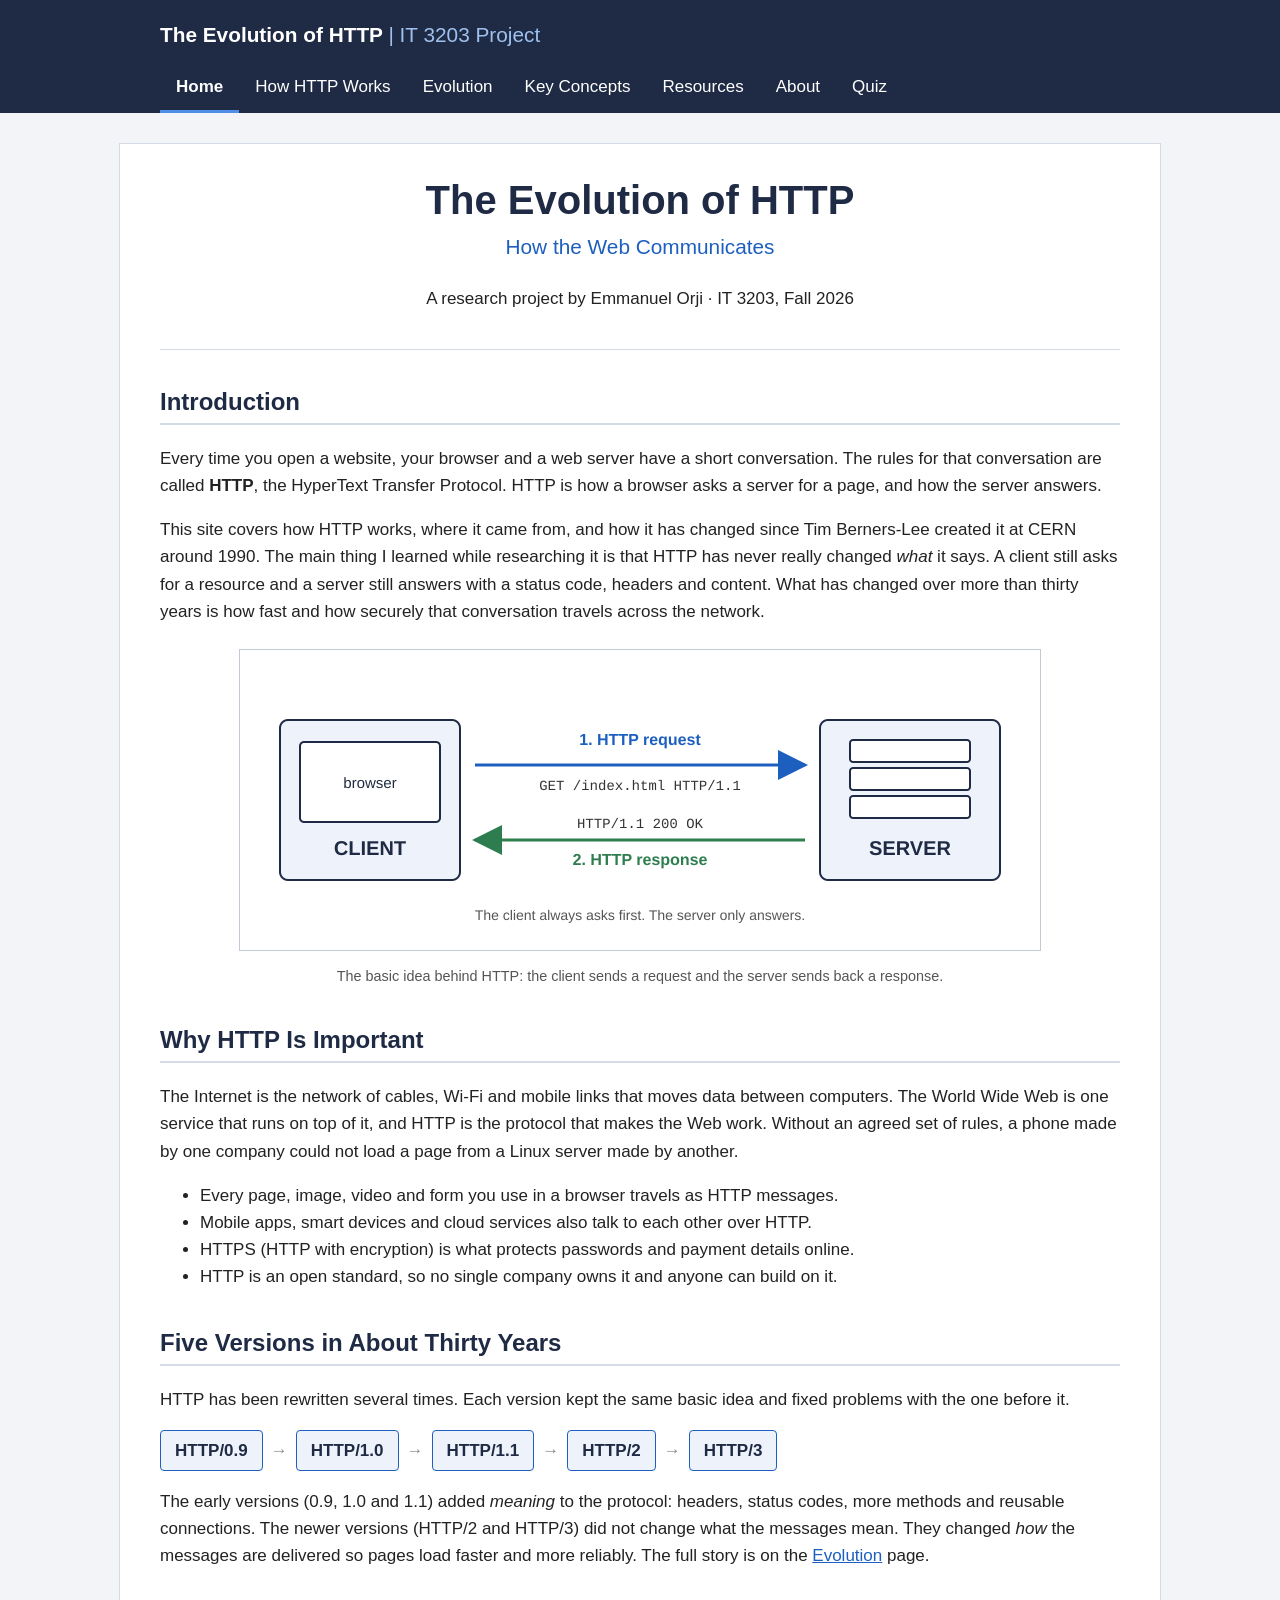
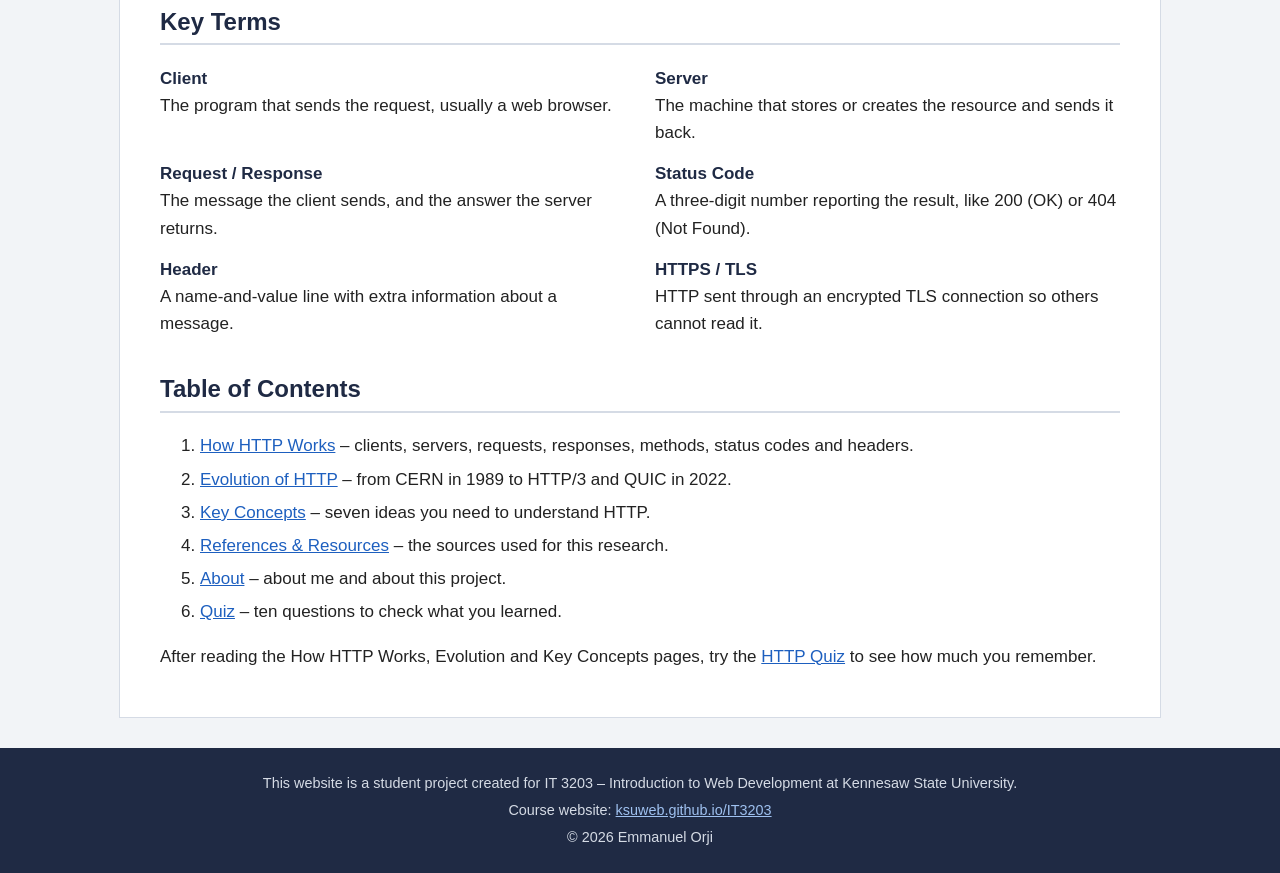
<file: index.html>
<!DOCTYPE html>
<html lang="en">
<head>
    <meta charset="UTF-8">
    <meta name="viewport" content="width=device-width, initial-scale=1.0">
    <meta name="description" content="A student research website about the history of HTTP, the protocol browsers and web servers use to communicate.">
    <title>Home | The Evolution of HTTP</title>
    <link rel="stylesheet" href="styles.css">
</head>
<body>

    <!-- Site header with title and main navigation -->
    <header>
        <p class="site-title">The Evolution of HTTP <span>| IT 3203 Project</span></p>

        <!-- Main navigation -->
        <nav>
            <ul>
                <li><a href="index.html" class="current">Home</a></li>
                <li><a href="how-http-works.html">How HTTP Works</a></li>
                <li><a href="evolution.html">Evolution</a></li>
                <li><a href="concepts.html">Key Concepts</a></li>
                <li><a href="resources.html">Resources</a></li>
                <li><a href="about.html">About</a></li>
                <li><a href="quiz.html">Quiz</a></li>
            </ul>
        </nav>
    </header>

    <main>

        <!-- Cover / title section -->
        <section id="cover">
            <h1>The Evolution of HTTP</h1>
            <p class="subtitle">How the Web Communicates</p>
            <p>A research project by Emmanuel Orji &middot; IT 3203, Fall 2026</p>
        </section>

        <!-- Introduction / abstract -->
        <section>
            <h2>Introduction</h2>
            <p>
                Every time you open a website, your browser and a web server have a short
                conversation. The rules for that conversation are called <strong>HTTP</strong>,
                the HyperText Transfer Protocol. HTTP is how a browser asks a server for a page,
                and how the server answers.
            </p>
            <p>
                This site covers how HTTP works, where it came from, and how it has changed
                since Tim Berners-Lee created it at CERN around 1990. The main thing I learned
                while researching it is that HTTP has never really changed <em>what</em> it says.
                A client still asks for a resource and a server still answers with a status code,
                headers and content. What has changed over more than thirty years is how fast and
                how securely that conversation travels across the network.
            </p>

            <figure>
                <img src="images/http-request-response.png" alt="Diagram of a client (web browser) sending an HTTP request, GET /index.html, to a server, and the server sending back an HTTP response, 200 OK." width="800" height="300">
                <figcaption>The basic idea behind HTTP: the client sends a request and the server sends back a response.</figcaption>
            </figure>
        </section>

        <!-- Why HTTP matters -->
        <section>
            <h2>Why HTTP Is Important</h2>
            <p>
                The Internet is the network of cables, Wi-Fi and mobile links that moves data between
                computers. The World Wide Web is one service that runs on top of it, and HTTP is the
                protocol that makes the Web work. Without an agreed set of rules, a phone made by one
                company could not load a page from a Linux server made by another.
            </p>
            <ul>
                <li>Every page, image, video and form you use in a browser travels as HTTP messages.</li>
                <li>Mobile apps, smart devices and cloud services also talk to each other over HTTP.</li>
                <li>HTTPS (HTTP with encryption) is what protects passwords and payment details online.</li>
                <li>HTTP is an open standard, so no single company owns it and anyone can build on it.</li>
            </ul>
        </section>

        <!-- Progression of HTTP versions -->
        <section>
            <h2>Five Versions in About Thirty Years</h2>
            <p>HTTP has been rewritten several times. Each version kept the same basic idea and fixed problems with the one before it.</p>

            <ul class="version-row">
                <li>HTTP/0.9</li>
                <li class="arrow">&rarr;</li>
                <li>HTTP/1.0</li>
                <li class="arrow">&rarr;</li>
                <li>HTTP/1.1</li>
                <li class="arrow">&rarr;</li>
                <li>HTTP/2</li>
                <li class="arrow">&rarr;</li>
                <li>HTTP/3</li>
            </ul>

            <p>
                The early versions (0.9, 1.0 and 1.1) added <em>meaning</em> to the protocol: headers,
                status codes, more methods and reusable connections. The newer versions (HTTP/2 and
                HTTP/3) did not change what the messages mean. They changed <em>how</em> the messages
                are delivered so pages load faster and more reliably. The full story is on the
                <a href="evolution.html">Evolution</a> page.
            </p>
        </section>

        <!-- Key terms -->
        <section>
            <h2>Key Terms</h2>
            <dl class="terms">
                <div>
                    <dt>Client</dt>
                    <dd>The program that sends the request, usually a web browser.</dd>
                </div>
                <div>
                    <dt>Server</dt>
                    <dd>The machine that stores or creates the resource and sends it back.</dd>
                </div>
                <div>
                    <dt>Request / Response</dt>
                    <dd>The message the client sends, and the answer the server returns.</dd>
                </div>
                <div>
                    <dt>Status Code</dt>
                    <dd>A three-digit number reporting the result, like 200 (OK) or 404 (Not Found).</dd>
                </div>
                <div>
                    <dt>Header</dt>
                    <dd>A name-and-value line with extra information about a message.</dd>
                </div>
                <div>
                    <dt>HTTPS / TLS</dt>
                    <dd>HTTP sent through an encrypted TLS connection so others cannot read it.</dd>
                </div>
            </dl>
        </section>

        <!-- Table of contents -->
        <section>
            <h2>Table of Contents</h2>
            <ol class="toc">
                <li><a href="how-http-works.html">How HTTP Works</a> &ndash; clients, servers, requests, responses, methods, status codes and headers.</li>
                <li><a href="evolution.html">Evolution of HTTP</a> &ndash; from CERN in 1989 to HTTP/3 and QUIC in 2022.</li>
                <li><a href="concepts.html">Key Concepts</a> &ndash; seven ideas you need to understand HTTP.</li>
                <li><a href="resources.html">References &amp; Resources</a> &ndash; the sources used for this research.</li>
                <li><a href="about.html">About</a> &ndash; about me and about this project.</li>
                <li><a href="quiz.html">Quiz</a> &ndash; ten questions to check what you learned.</li>
            </ol>
            <p>
                After reading the How HTTP Works, Evolution and Key Concepts pages, try the
                <a href="quiz.html">HTTP Quiz</a> to see how much you remember.
            </p>
        </section>

    </main>

    <!-- Footer with required class project note -->
    <footer>
        <p>This website is a student project created for IT 3203 &ndash; Introduction to Web Development at Kennesaw State University.</p>
        <p>Course website: <a href="https://ksuweb.github.io/IT3203/">ksuweb.github.io/IT3203</a></p>
        <p>&copy; 2026 Emmanuel Orji</p>
    </footer>

</body>
</html>
</file>
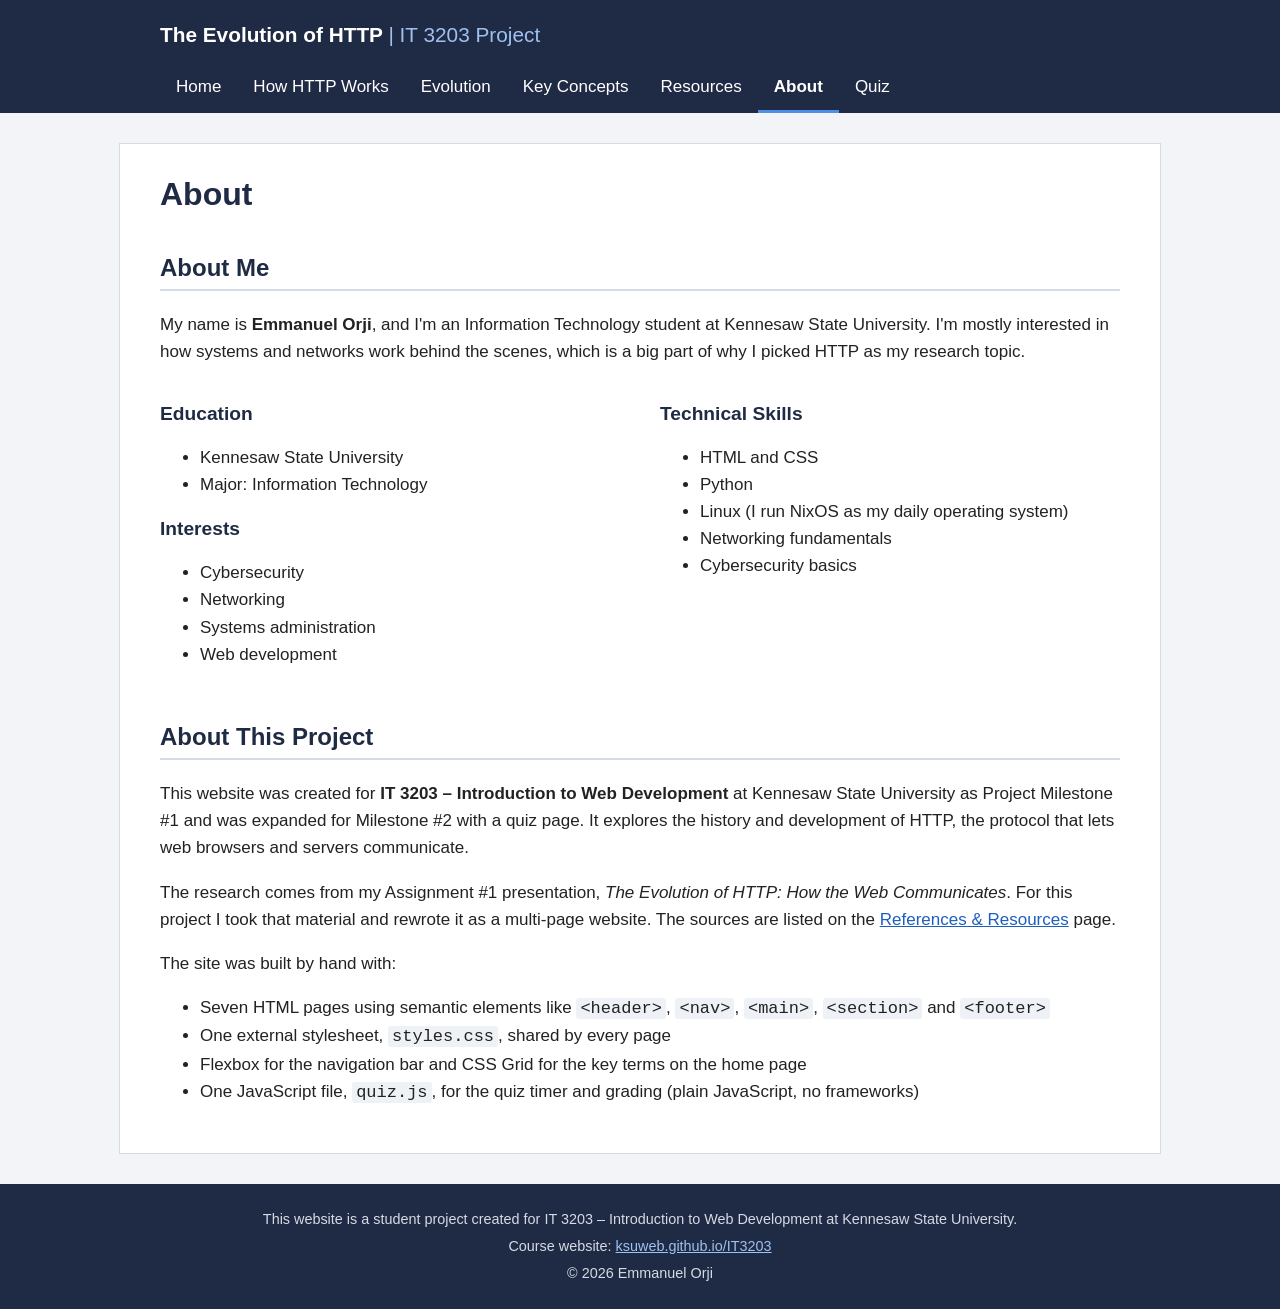
<file: about.html>
<!DOCTYPE html>
<html lang="en">
<head>
    <meta charset="UTF-8">
    <meta name="viewport" content="width=device-width, initial-scale=1.0">
    <meta name="description" content="About Emmanuel Orji and the IT 3203 Evolution of HTTP project.">
    <title>About | The Evolution of HTTP</title>
    <link rel="stylesheet" href="styles.css">
</head>
<body>

    <!-- Site header with title and main navigation -->
    <header>
        <p class="site-title">The Evolution of HTTP <span>| IT 3203 Project</span></p>

        <!-- Main navigation -->
        <nav>
            <ul>
                <li><a href="index.html">Home</a></li>
                <li><a href="how-http-works.html">How HTTP Works</a></li>
                <li><a href="evolution.html">Evolution</a></li>
                <li><a href="concepts.html">Key Concepts</a></li>
                <li><a href="resources.html">Resources</a></li>
                <li><a href="about.html" class="current">About</a></li>
                <li><a href="quiz.html">Quiz</a></li>
            </ul>
        </nav>
    </header>

    <main>

        <h1>About</h1>

        <!-- Student introduction -->
        <section>
            <h2>About Me</h2>
            <p>
                My name is <strong>Emmanuel Orji</strong>, and I'm an Information Technology student
                at Kennesaw State University. I'm mostly interested in how systems and networks work
                behind the scenes, which is a big part of why I picked HTTP as my research topic.
            </p>

            <!-- Two side-by-side lists using Flexbox -->
            <div class="about-info">
                <section>
                    <h3>Education</h3>
                    <ul>
                        <li>Kennesaw State University</li>
                        <li>Major: Information Technology</li>
                    </ul>

                    <h3>Interests</h3>
                    <ul>
                        <li>Cybersecurity</li>
                        <li>Networking</li>
                        <li>Systems administration</li>
                        <li>Web development</li>
                    </ul>
                </section>

                <section>
                    <h3>Technical Skills</h3>
                    <ul>
                        <li>HTML and CSS</li>
                        <li>Python</li>
                        <li>Linux (I run NixOS as my daily operating system)</li>
                        <li>Networking fundamentals</li>
                        <li>Cybersecurity basics</li>
                    </ul>
                </section>
            </div>
        </section>

        <!-- About the project -->
        <section>
            <h2>About This Project</h2>
            <p>
                This website was created for <strong>IT 3203 &ndash; Introduction to Web Development</strong>
                at Kennesaw State University as Project Milestone #1 and was expanded for Milestone #2 with a quiz page. It explores the history and
                development of HTTP, the protocol that lets web browsers and servers communicate.
            </p>
            <p>
                The research comes from my Assignment #1 presentation, <em>The Evolution of HTTP: How
                the Web Communicates</em>. For this project I took that material and rewrote it as a
                multi-page website. The sources are listed on the <a href="resources.html">References
                &amp; Resources</a> page.
            </p>
            <p>The site was built by hand with:</p>
            <ul>
                <li>Seven HTML pages using semantic elements like <code>&lt;header&gt;</code>, <code>&lt;nav&gt;</code>, <code>&lt;main&gt;</code>, <code>&lt;section&gt;</code> and <code>&lt;footer&gt;</code></li>
                <li>One external stylesheet, <code>styles.css</code>, shared by every page</li>
                <li>Flexbox for the navigation bar and CSS Grid for the key terms on the home page</li>
                <li>One JavaScript file, <code>quiz.js</code>, for the quiz timer and grading (plain JavaScript, no frameworks)</li>
            </ul>
        </section>

    </main>

    <!-- Footer with required class project note -->
    <footer>
        <p>This website is a student project created for IT 3203 &ndash; Introduction to Web Development at Kennesaw State University.</p>
        <p>Course website: <a href="https://ksuweb.github.io/IT3203/">ksuweb.github.io/IT3203</a></p>
        <p>&copy; 2026 Emmanuel Orji</p>
    </footer>

</body>
</html>
</file>
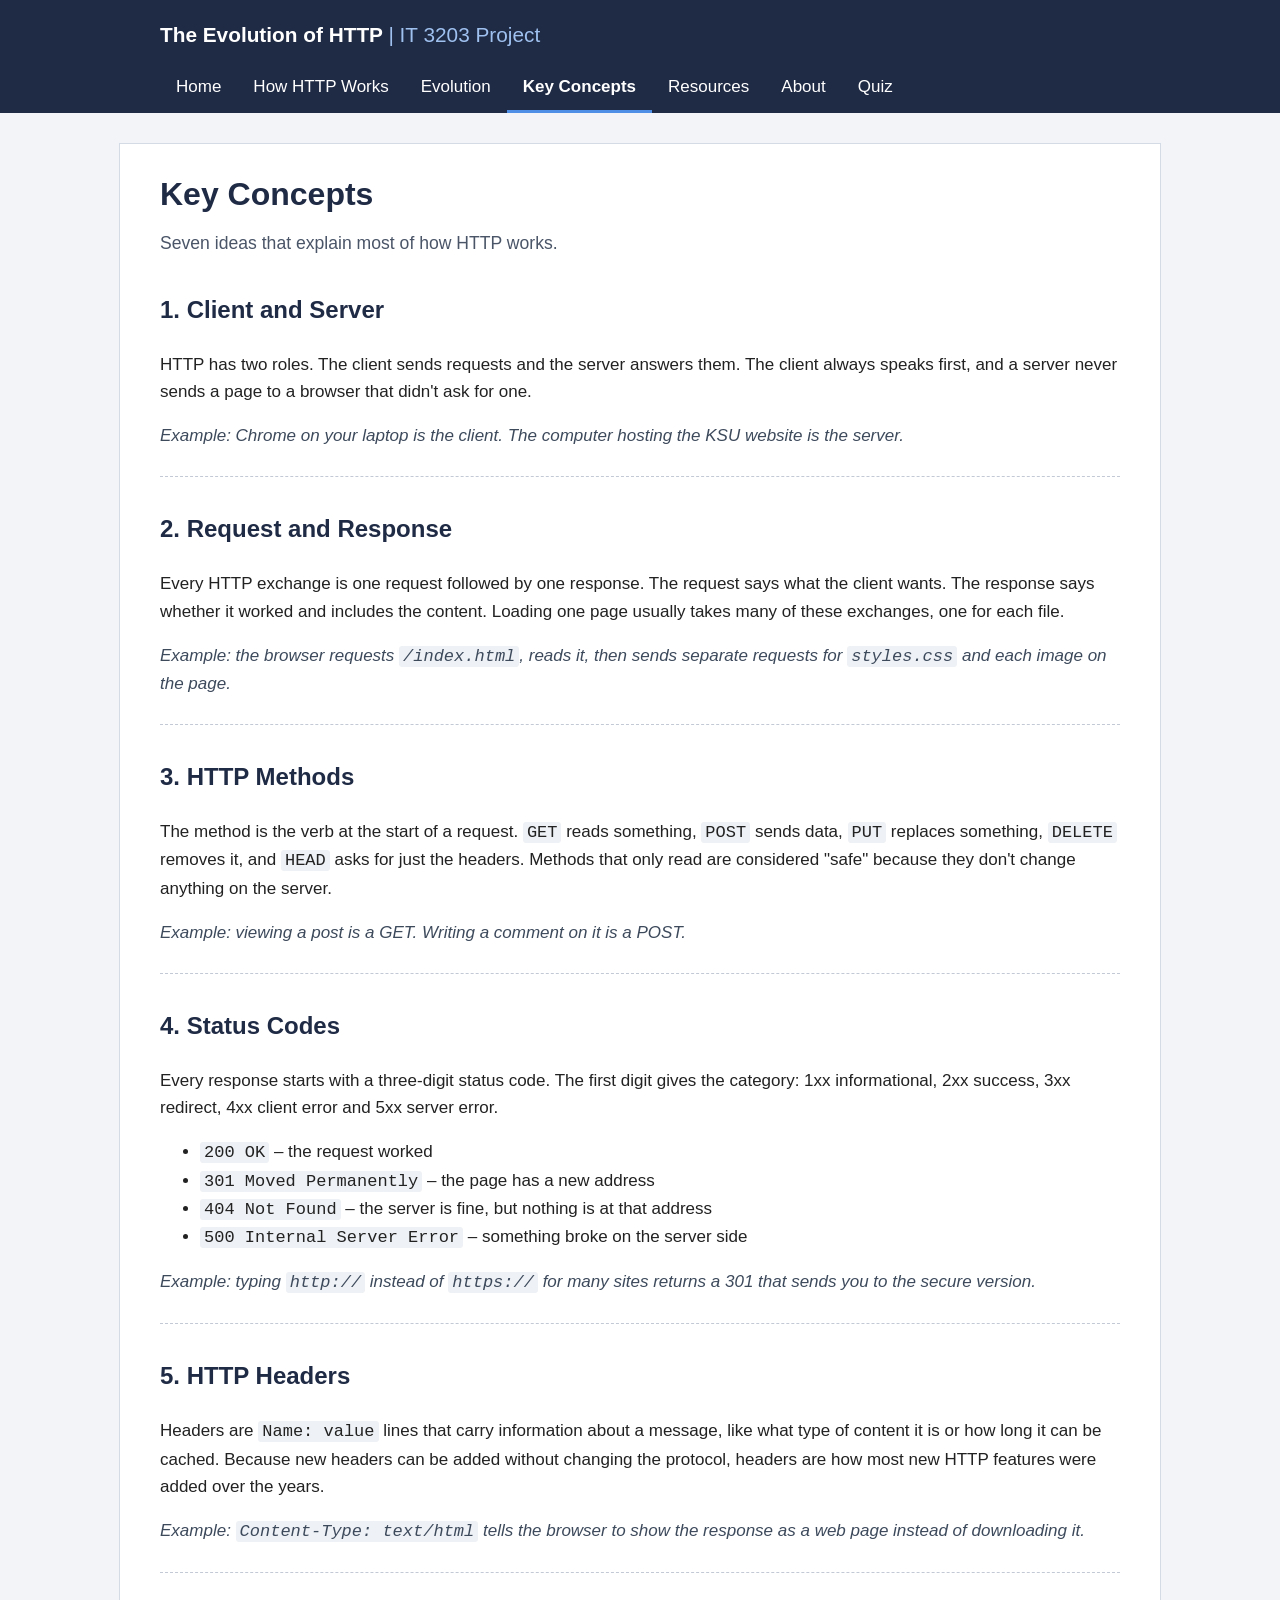
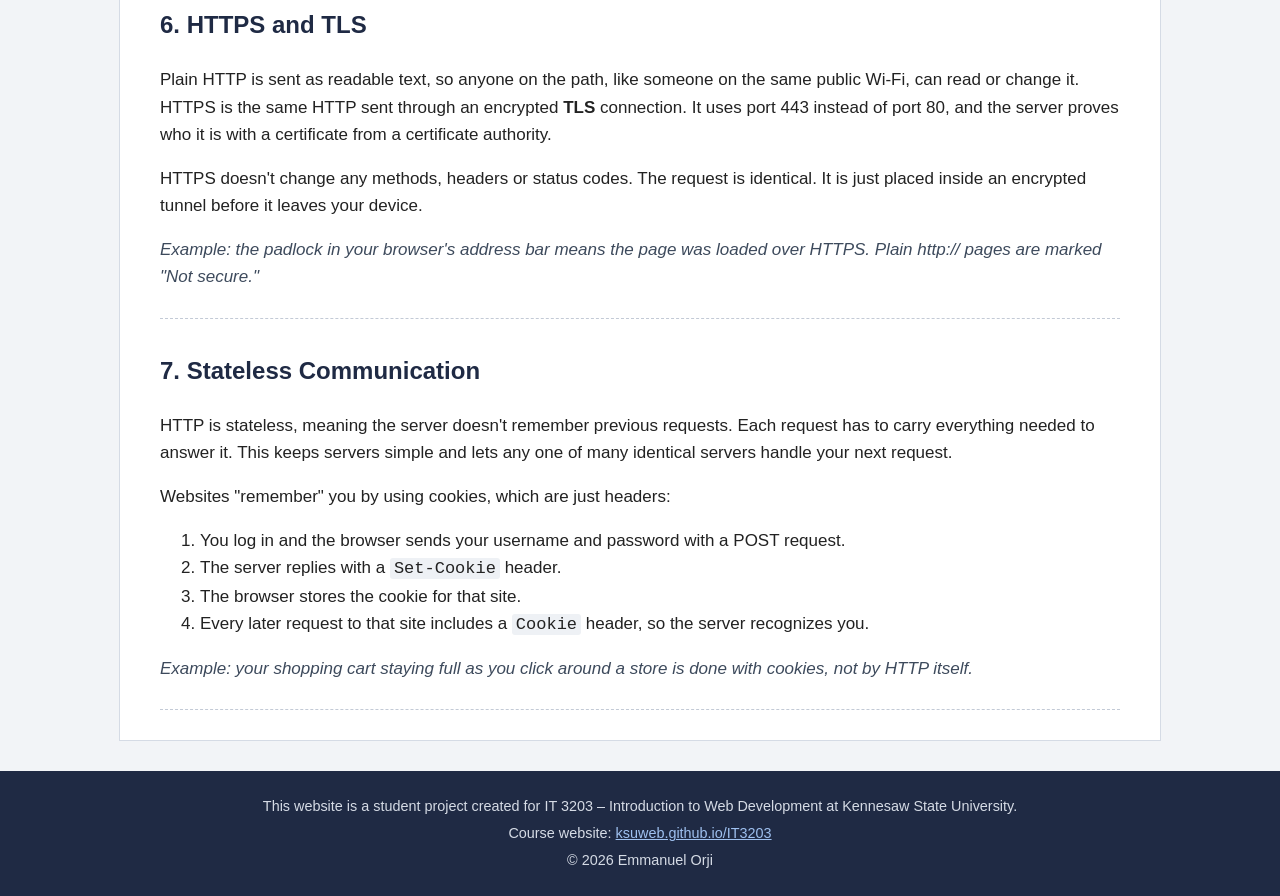
<file: concepts.html>
<!DOCTYPE html>
<html lang="en">
<head>
    <meta charset="UTF-8">
    <meta name="viewport" content="width=device-width, initial-scale=1.0">
    <meta name="description" content="Seven key concepts for understanding HTTP.">
    <title>Key Concepts | The Evolution of HTTP</title>
    <link rel="stylesheet" href="styles.css">
</head>
<body>

    <!-- Site header with title and main navigation -->
    <header>
        <p class="site-title">The Evolution of HTTP <span>| IT 3203 Project</span></p>

        <!-- Main navigation -->
        <nav>
            <ul>
                <li><a href="index.html">Home</a></li>
                <li><a href="how-http-works.html">How HTTP Works</a></li>
                <li><a href="evolution.html">Evolution</a></li>
                <li><a href="concepts.html" class="current">Key Concepts</a></li>
                <li><a href="resources.html">Resources</a></li>
                <li><a href="about.html">About</a></li>
                <li><a href="quiz.html">Quiz</a></li>
            </ul>
        </nav>
    </header>

    <main>

        <h1>Key Concepts</h1>
        <p class="page-intro">Seven ideas that explain most of how HTTP works.</p>

        <!-- Concept 1 -->
        <section class="concept">
            <h2>1. Client and Server</h2>
            <p>
                HTTP has two roles. The client sends requests and the server answers them. The
                client always speaks first, and a server never sends a page to a browser that
                didn't ask for one.
            </p>
            <p class="example">Example: Chrome on your laptop is the client. The computer hosting the KSU website is the server.</p>
        </section>

        <!-- Concept 2 -->
        <section class="concept">
            <h2>2. Request and Response</h2>
            <p>
                Every HTTP exchange is one request followed by one response. The request says what
                the client wants. The response says whether it worked and includes the content.
                Loading one page usually takes many of these exchanges, one for each file.
            </p>
            <p class="example">Example: the browser requests <code>/index.html</code>, reads it, then sends separate requests for <code>styles.css</code> and each image on the page.</p>
        </section>

        <!-- Concept 3 -->
        <section class="concept">
            <h2>3. HTTP Methods</h2>
            <p>
                The method is the verb at the start of a request. <code>GET</code> reads something,
                <code>POST</code> sends data, <code>PUT</code> replaces something,
                <code>DELETE</code> removes it, and <code>HEAD</code> asks for just the headers.
                Methods that only read are considered "safe" because they don't change anything on the server.
            </p>
            <p class="example">Example: viewing a post is a GET. Writing a comment on it is a POST.</p>
        </section>

        <!-- Concept 4 -->
        <section class="concept">
            <h2>4. Status Codes</h2>
            <p>
                Every response starts with a three-digit status code. The first digit gives the
                category: 1xx informational, 2xx success, 3xx redirect, 4xx client error and
                5xx server error.
            </p>
            <ul>
                <li><code>200 OK</code> &ndash; the request worked</li>
                <li><code>301 Moved Permanently</code> &ndash; the page has a new address</li>
                <li><code>404 Not Found</code> &ndash; the server is fine, but nothing is at that address</li>
                <li><code>500 Internal Server Error</code> &ndash; something broke on the server side</li>
            </ul>
            <p class="example">Example: typing <code>http://</code> instead of <code>https://</code> for many sites returns a 301 that sends you to the secure version.</p>
        </section>

        <!-- Concept 5 -->
        <section class="concept">
            <h2>5. HTTP Headers</h2>
            <p>
                Headers are <code>Name: value</code> lines that carry information about a message,
                like what type of content it is or how long it can be cached. Because new headers
                can be added without changing the protocol, headers are how most new HTTP features
                were added over the years.
            </p>
            <p class="example">Example: <code>Content-Type: text/html</code> tells the browser to show the response as a web page instead of downloading it.</p>
        </section>

        <!-- Concept 6 -->
        <section class="concept">
            <h2>6. HTTPS and TLS</h2>
            <p>
                Plain HTTP is sent as readable text, so anyone on the path, like someone on the same
                public Wi-Fi, can read or change it. HTTPS is the same HTTP sent through an encrypted
                <strong>TLS</strong> connection. It uses port 443 instead of port 80, and the server
                proves who it is with a certificate from a certificate authority.
            </p>
            <p>
                HTTPS doesn't change any methods, headers or status codes. The request is identical.
                It is just placed inside an encrypted tunnel before it leaves your device.
            </p>
            <p class="example">Example: the padlock in your browser's address bar means the page was loaded over HTTPS. Plain http:// pages are marked "Not secure."</p>
        </section>

        <!-- Concept 7 -->
        <section class="concept">
            <h2>7. Stateless Communication</h2>
            <p>
                HTTP is stateless, meaning the server doesn't remember previous requests. Each request
                has to carry everything needed to answer it. This keeps servers simple and lets any one
                of many identical servers handle your next request.
            </p>
            <p>Websites "remember" you by using cookies, which are just headers:</p>
            <ol>
                <li>You log in and the browser sends your username and password with a POST request.</li>
                <li>The server replies with a <code>Set-Cookie</code> header.</li>
                <li>The browser stores the cookie for that site.</li>
                <li>Every later request to that site includes a <code>Cookie</code> header, so the server recognizes you.</li>
            </ol>
            <p class="example">Example: your shopping cart staying full as you click around a store is done with cookies, not by HTTP itself.</p>
        </section>

    </main>

    <!-- Footer with required class project note -->
    <footer>
        <p>This website is a student project created for IT 3203 &ndash; Introduction to Web Development at Kennesaw State University.</p>
        <p>Course website: <a href="https://ksuweb.github.io/IT3203/">ksuweb.github.io/IT3203</a></p>
        <p>&copy; 2026 Emmanuel Orji</p>
    </footer>

</body>
</html>
</file>
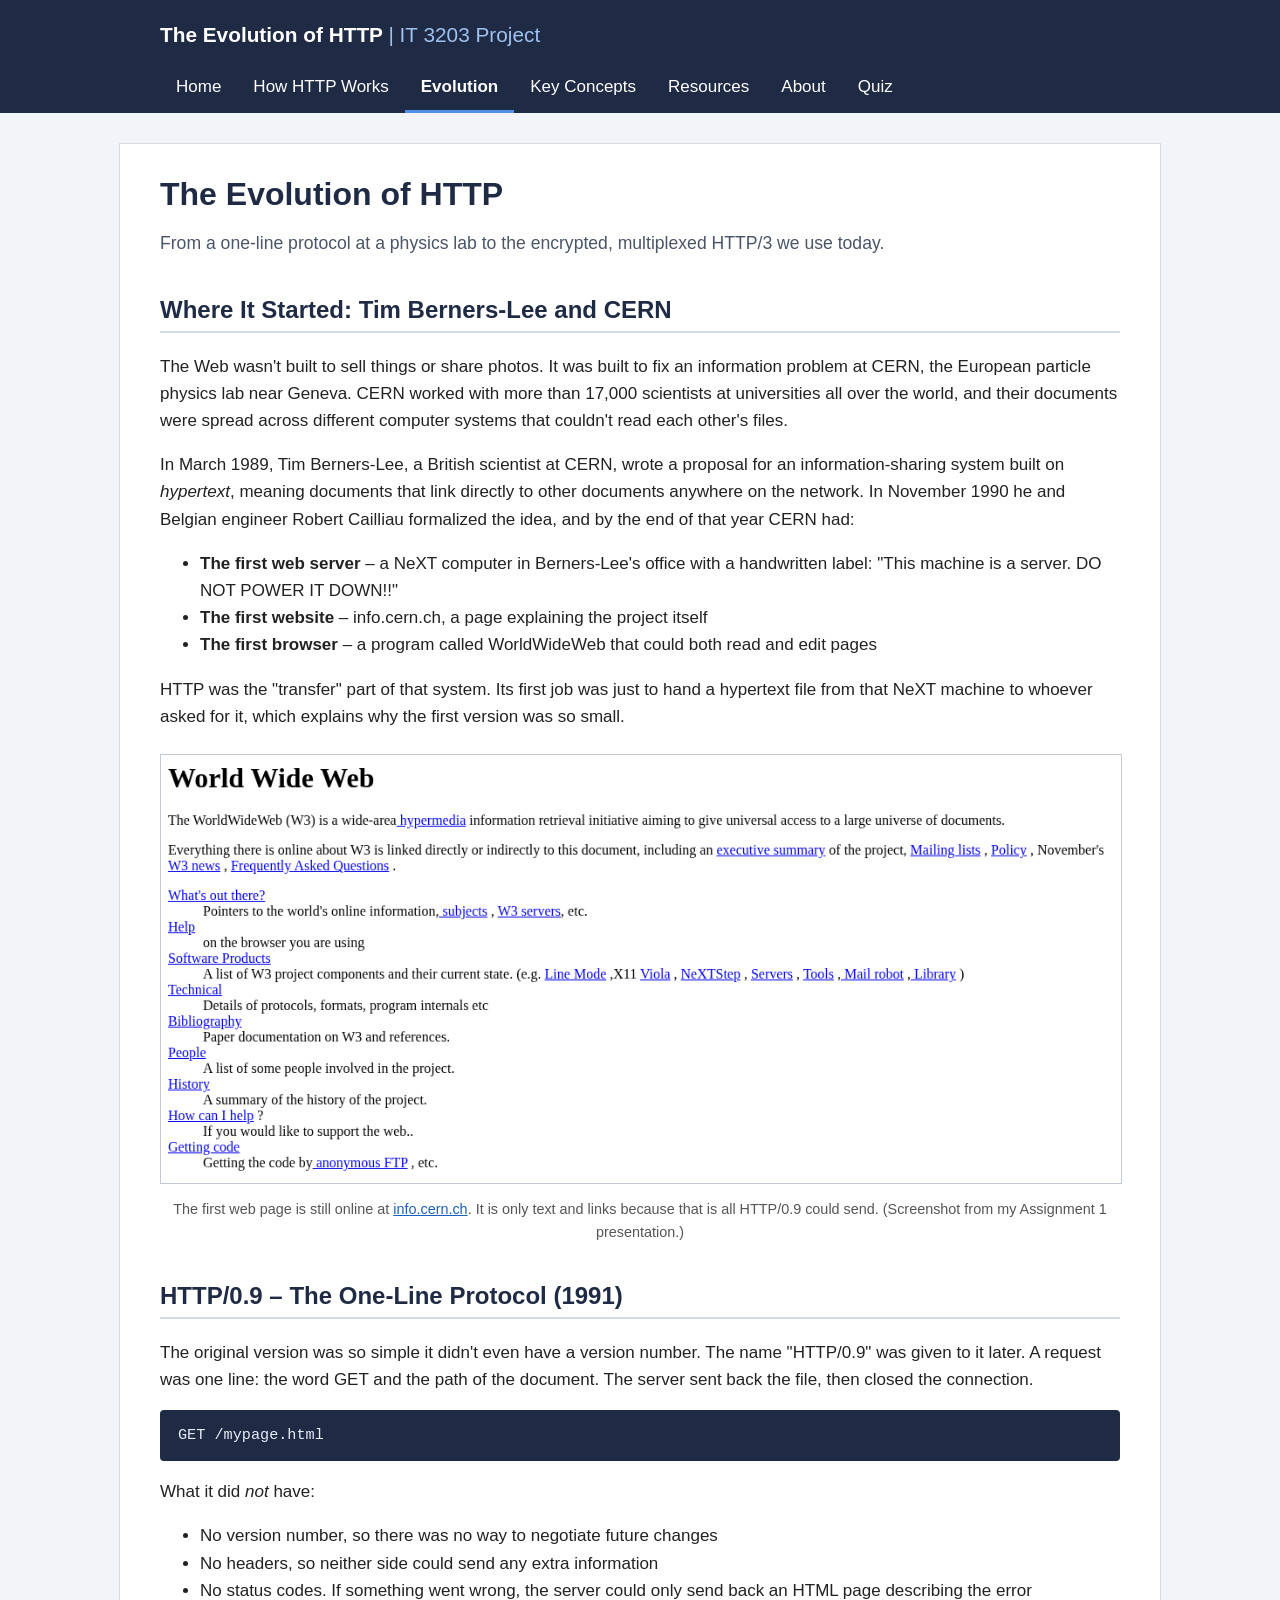
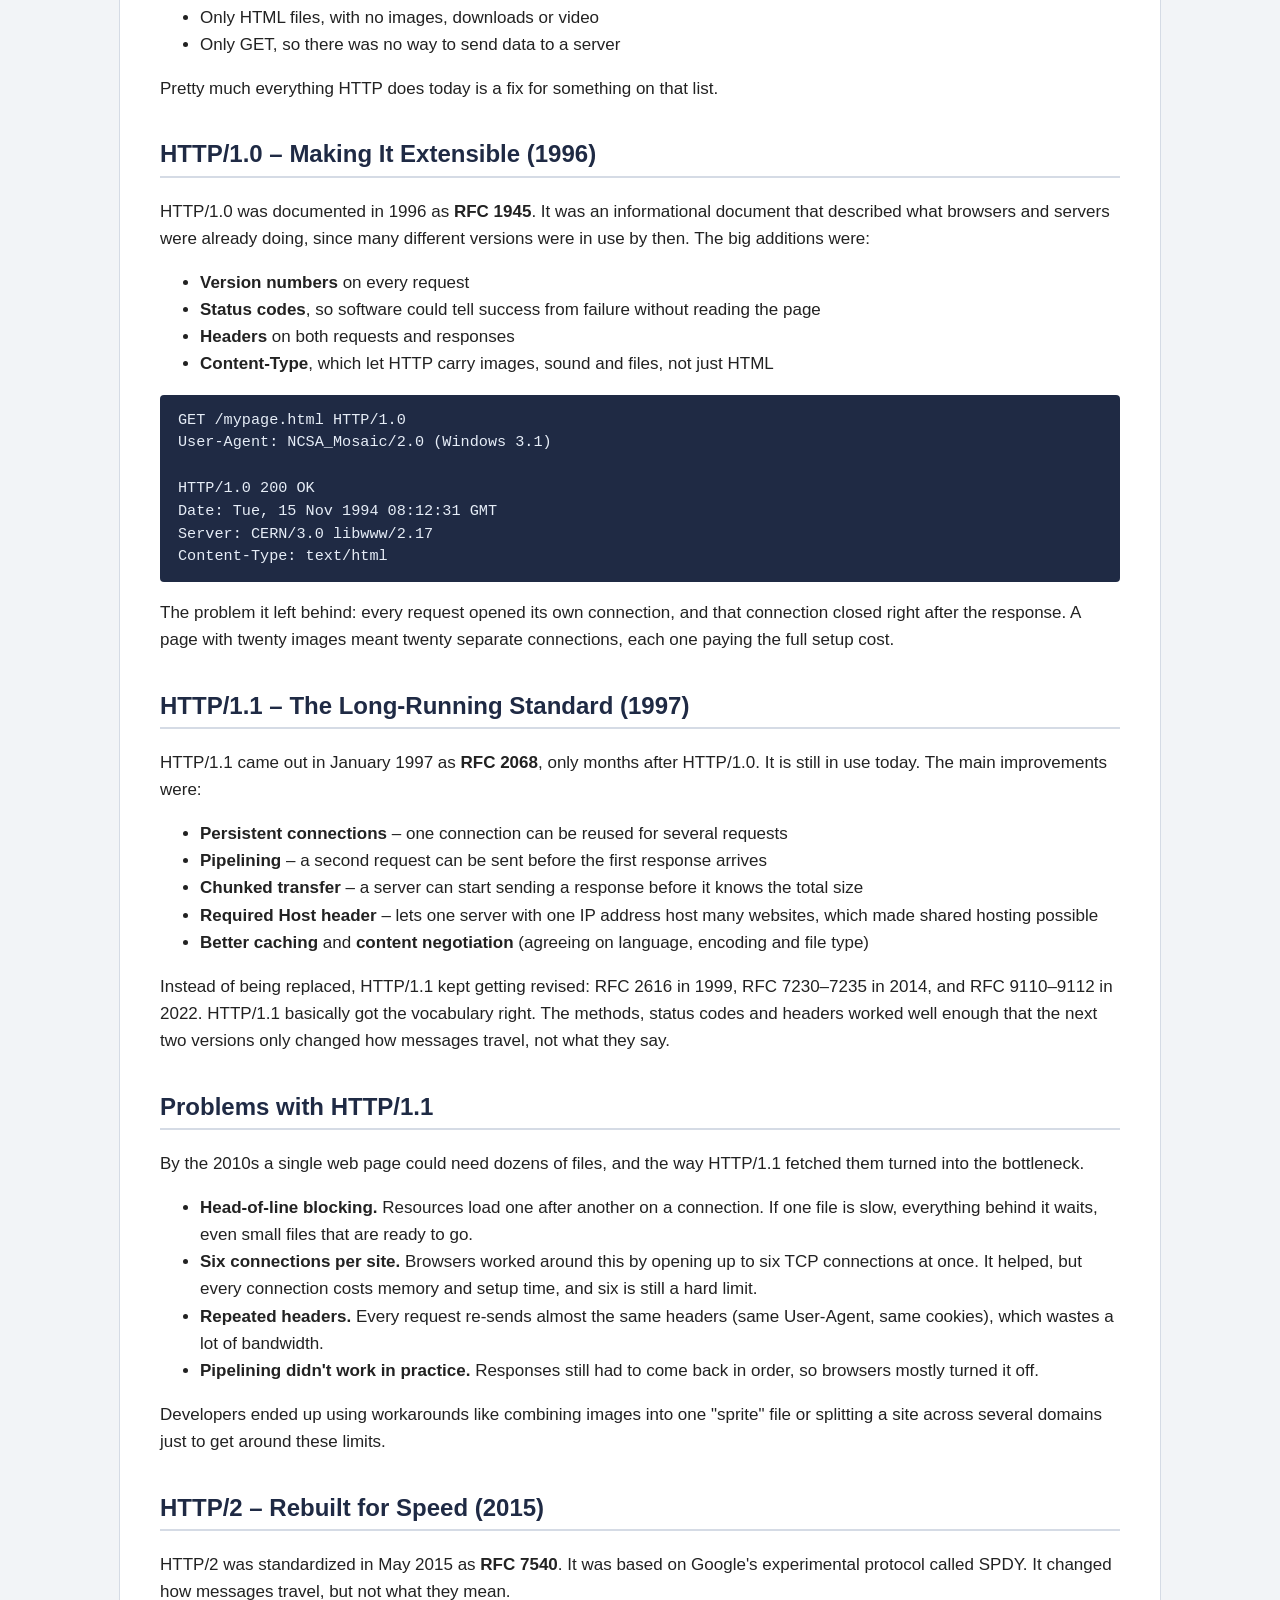
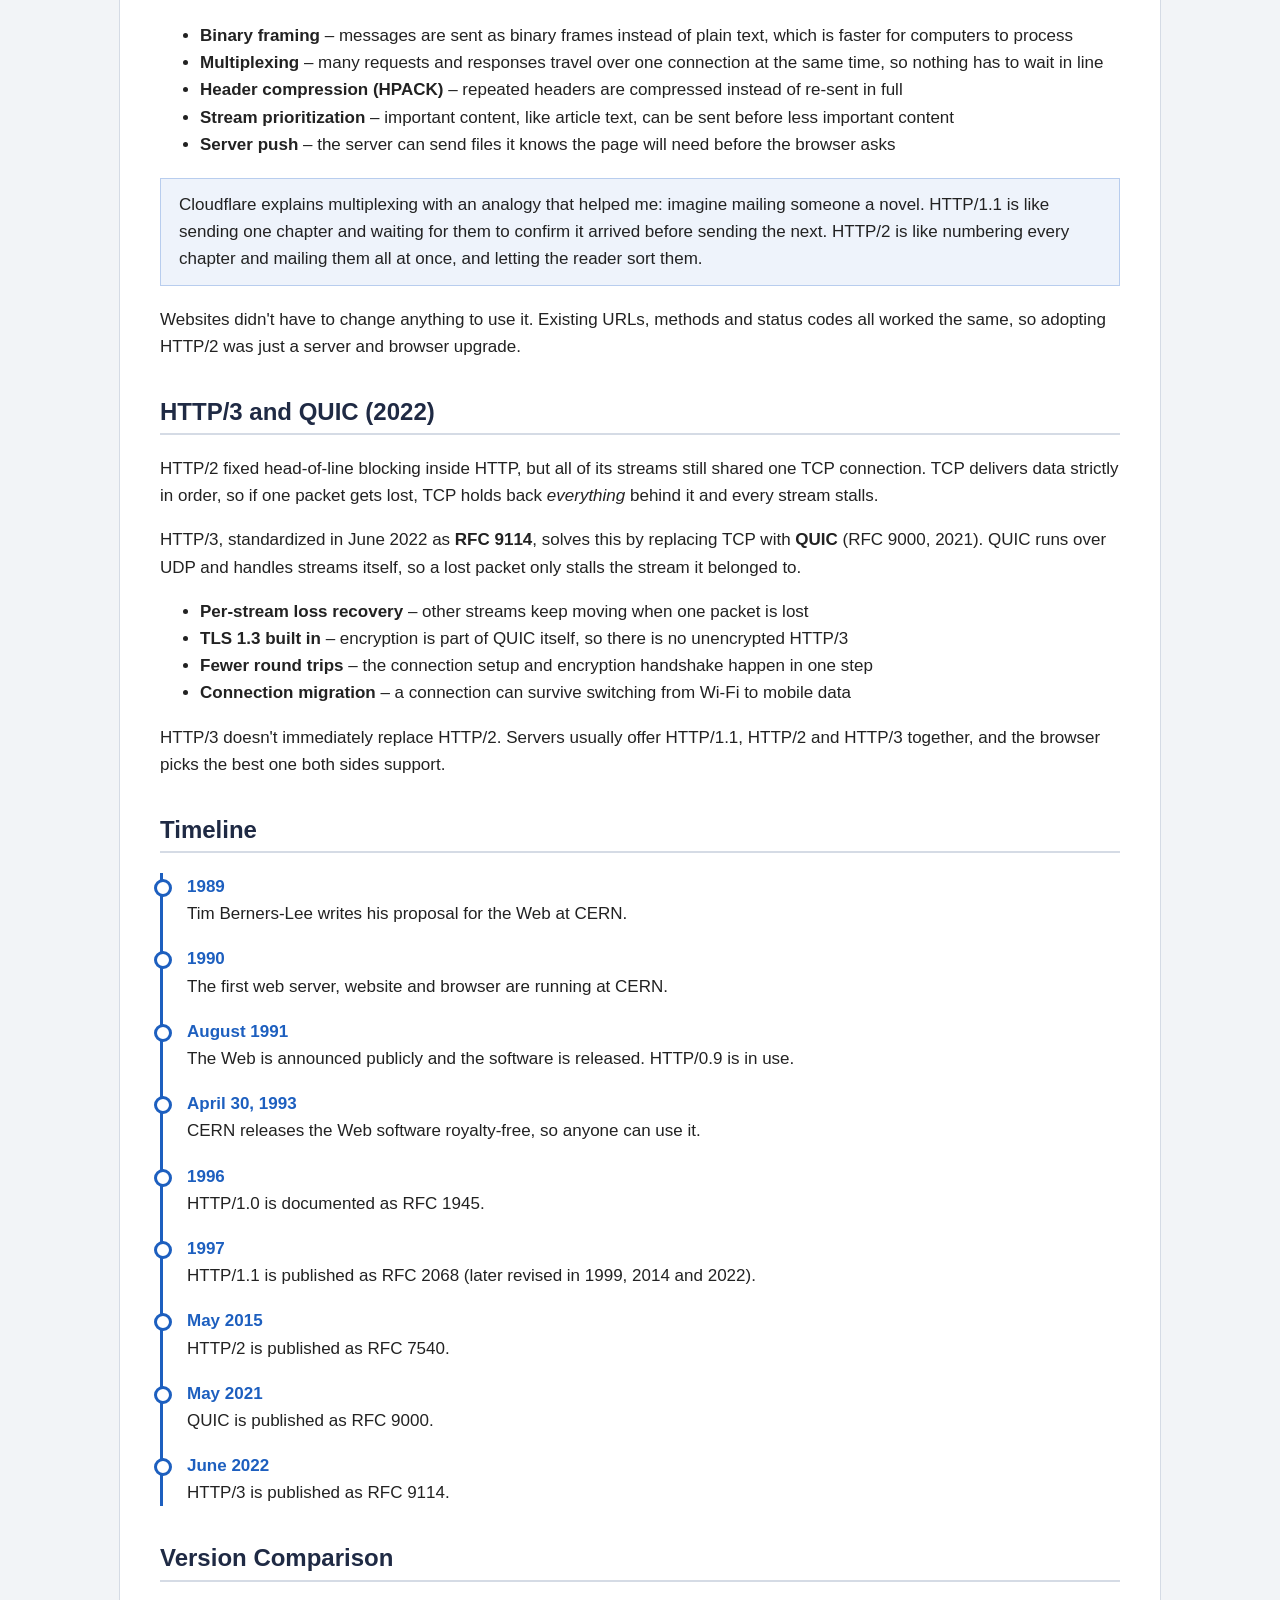
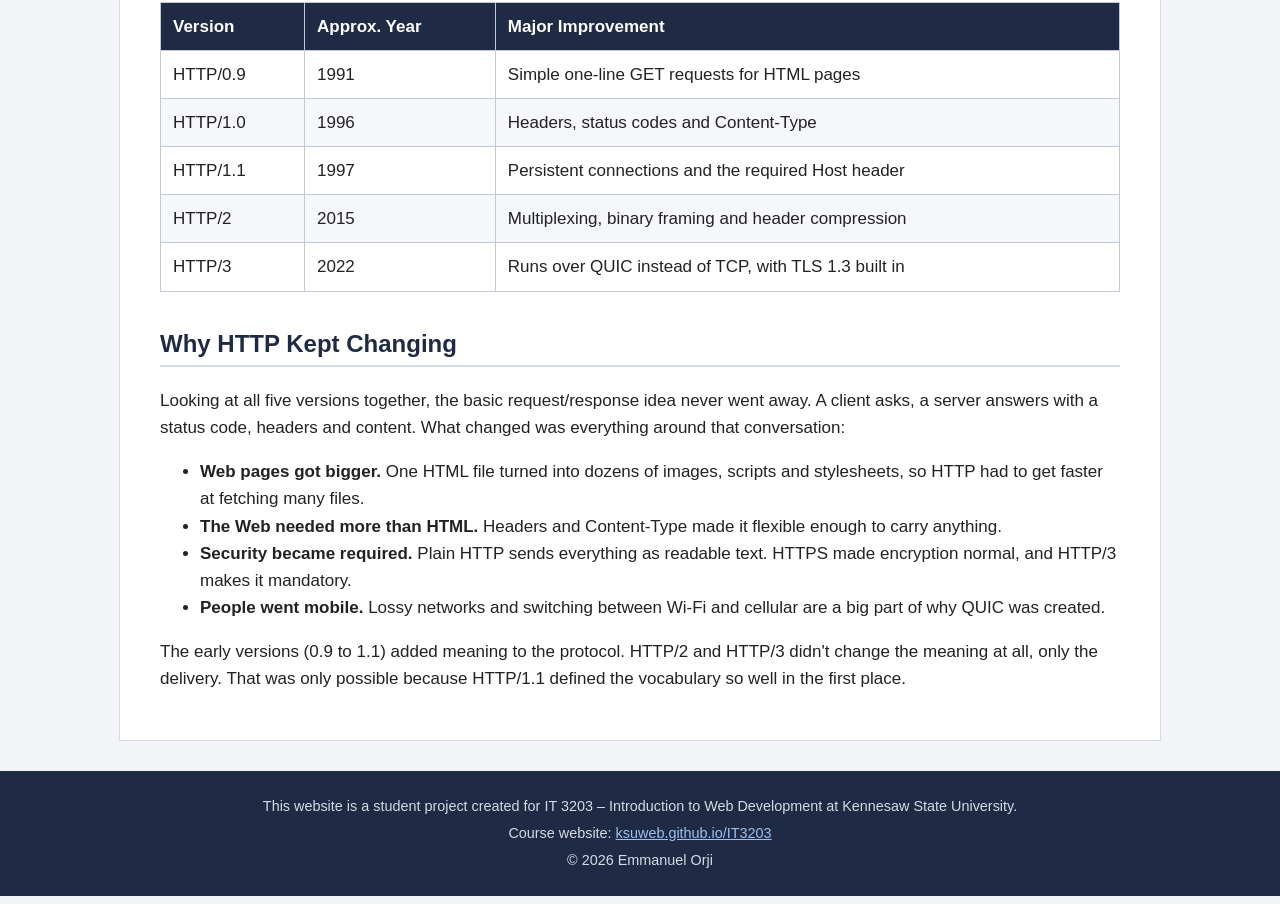
<file: evolution.html>
<!DOCTYPE html>
<html lang="en">
<head>
    <meta charset="UTF-8">
    <meta name="viewport" content="width=device-width, initial-scale=1.0">
    <meta name="description" content="The history of HTTP from Tim Berners-Lee at CERN to HTTP/3 and QUIC.">
    <title>Evolution of HTTP | The Evolution of HTTP</title>
    <link rel="stylesheet" href="styles.css">
</head>
<body>

    <!-- Site header with title and main navigation -->
    <header>
        <p class="site-title">The Evolution of HTTP <span>| IT 3203 Project</span></p>

        <!-- Main navigation -->
        <nav>
            <ul>
                <li><a href="index.html">Home</a></li>
                <li><a href="how-http-works.html">How HTTP Works</a></li>
                <li><a href="evolution.html" class="current">Evolution</a></li>
                <li><a href="concepts.html">Key Concepts</a></li>
                <li><a href="resources.html">Resources</a></li>
                <li><a href="about.html">About</a></li>
                <li><a href="quiz.html">Quiz</a></li>
            </ul>
        </nav>
    </header>

    <!-- Main content for HTTP history -->
    <main>

        <h1>The Evolution of HTTP</h1>
        <p class="page-intro">From a one-line protocol at a physics lab to the encrypted, multiplexed HTTP/3 we use today.</p>

        <!-- Origins at CERN -->
        <section>
            <h2>Where It Started: Tim Berners-Lee and CERN</h2>
            <p>
                The Web wasn't built to sell things or share photos. It was built to fix an
                information problem at CERN, the European particle physics lab near Geneva. CERN
                worked with more than 17,000 scientists at universities all over the world, and
                their documents were spread across different computer systems that couldn't read
                each other's files.
            </p>
            <p>
                In March 1989, Tim Berners-Lee, a British scientist at CERN, wrote a proposal for
                an information-sharing system built on <em>hypertext</em>, meaning documents that
                link directly to other documents anywhere on the network. In November 1990 he and
                Belgian engineer Robert Cailliau formalized the idea, and by the end of that year
                CERN had:
            </p>
            <ul>
                <li><strong>The first web server</strong> &ndash; a NeXT computer in Berners-Lee's office with a handwritten label: "This machine is a server. DO NOT POWER IT DOWN!!"</li>
                <li><strong>The first website</strong> &ndash; info.cern.ch, a page explaining the project itself</li>
                <li><strong>The first browser</strong> &ndash; a program called WorldWideWeb that could both read and edit pages</li>
            </ul>
            <p>
                HTTP was the "transfer" part of that system. Its first job was just to hand a
                hypertext file from that NeXT machine to whoever asked for it, which explains why
                the first version was so small.
            </p>

            <figure>
                <img src="images/first-web-page.png" alt="Screenshot of the first website at info.cern.ch, a plain page titled World Wide Web with black text and blue underlined links and no images or styling." width="1100" height="490">
                <figcaption>
                    The first web page is still online at
                    <a href="http://info.cern.ch/hypertext/WWW/TheProject.html">info.cern.ch</a>.
                    It is only text and links because that is all HTTP/0.9 could send.
                    (Screenshot from my Assignment 1 presentation.)
                </figcaption>
            </figure>
        </section>

        <!-- HTTP/0.9 -->
        <section>
            <h2>HTTP/0.9 &ndash; The One-Line Protocol (1991)</h2>
            <p>
                The original version was so simple it didn't even have a version number. The name
                "HTTP/0.9" was given to it later. A request was one line: the word GET and the path
                of the document. The server sent back the file, then closed the connection.
            </p>
<pre><code>GET /mypage.html</code></pre>
            <p>What it did <em>not</em> have:</p>
            <ul>
                <li>No version number, so there was no way to negotiate future changes</li>
                <li>No headers, so neither side could send any extra information</li>
                <li>No status codes. If something went wrong, the server could only send back an HTML page describing the error</li>
                <li>Only HTML files, with no images, downloads or video</li>
                <li>Only GET, so there was no way to send data to a server</li>
            </ul>
            <p>Pretty much everything HTTP does today is a fix for something on that list.</p>
        </section>

        <!-- HTTP/1.0 -->
        <section>
            <h2>HTTP/1.0 &ndash; Making It Extensible (1996)</h2>
            <p>
                HTTP/1.0 was documented in 1996 as <strong>RFC 1945</strong>. It was an informational
                document that described what browsers and servers were already doing, since many
                different versions were in use by then. The big additions were:
            </p>
            <ul>
                <li><strong>Version numbers</strong> on every request</li>
                <li><strong>Status codes</strong>, so software could tell success from failure without reading the page</li>
                <li><strong>Headers</strong> on both requests and responses</li>
                <li><strong>Content-Type</strong>, which let HTTP carry images, sound and files, not just HTML</li>
            </ul>
<pre><code>GET /mypage.html HTTP/1.0
User-Agent: NCSA_Mosaic/2.0 (Windows 3.1)

HTTP/1.0 200 OK
Date: Tue, 15 Nov 1994 08:12:31 GMT
Server: CERN/3.0 libwww/2.17
Content-Type: text/html</code></pre>
            <p>
                The problem it left behind: every request opened its own connection, and that
                connection closed right after the response. A page with twenty images meant twenty
                separate connections, each one paying the full setup cost.
            </p>
        </section>

        <!-- HTTP/1.1 -->
        <section>
            <h2>HTTP/1.1 &ndash; The Long-Running Standard (1997)</h2>
            <p>
                HTTP/1.1 came out in January 1997 as <strong>RFC 2068</strong>, only months after
                HTTP/1.0. It is still in use today. The main improvements were:
            </p>
            <ul>
                <li><strong>Persistent connections</strong> &ndash; one connection can be reused for several requests</li>
                <li><strong>Pipelining</strong> &ndash; a second request can be sent before the first response arrives</li>
                <li><strong>Chunked transfer</strong> &ndash; a server can start sending a response before it knows the total size</li>
                <li><strong>Required Host header</strong> &ndash; lets one server with one IP address host many websites, which made shared hosting possible</li>
                <li><strong>Better caching</strong> and <strong>content negotiation</strong> (agreeing on language, encoding and file type)</li>
            </ul>
            <p>
                Instead of being replaced, HTTP/1.1 kept getting revised: RFC 2616 in 1999,
                RFC 7230&ndash;7235 in 2014, and RFC 9110&ndash;9112 in 2022. HTTP/1.1 basically got
                the vocabulary right. The methods, status codes and headers worked well enough that
                the next two versions only changed how messages travel, not what they say.
            </p>
        </section>

        <!-- Problems with HTTP/1.1 -->
        <section>
            <h2>Problems with HTTP/1.1</h2>
            <p>
                By the 2010s a single web page could need dozens of files, and the way HTTP/1.1
                fetched them turned into the bottleneck.
            </p>
            <ul>
                <li>
                    <strong>Head-of-line blocking.</strong> Resources load one after another on a
                    connection. If one file is slow, everything behind it waits, even small files
                    that are ready to go.
                </li>
                <li>
                    <strong>Six connections per site.</strong> Browsers worked around this by opening
                    up to six TCP connections at once. It helped, but every connection costs memory
                    and setup time, and six is still a hard limit.
                </li>
                <li>
                    <strong>Repeated headers.</strong> Every request re-sends almost the same headers
                    (same User-Agent, same cookies), which wastes a lot of bandwidth.
                </li>
                <li>
                    <strong>Pipelining didn't work in practice.</strong> Responses still had to come
                    back in order, so browsers mostly turned it off.
                </li>
            </ul>
            <p>
                Developers ended up using workarounds like combining images into one "sprite" file
                or splitting a site across several domains just to get around these limits.
            </p>
        </section>

        <!-- HTTP/2 -->
        <section>
            <h2>HTTP/2 &ndash; Rebuilt for Speed (2015)</h2>
            <p>
                HTTP/2 was standardized in May 2015 as <strong>RFC 7540</strong>. It was based on
                Google's experimental protocol called SPDY. It changed how messages travel, but
                not what they mean.
            </p>
            <ul>
                <li><strong>Binary framing</strong> &ndash; messages are sent as binary frames instead of plain text, which is faster for computers to process</li>
                <li><strong>Multiplexing</strong> &ndash; many requests and responses travel over one connection at the same time, so nothing has to wait in line</li>
                <li><strong>Header compression (HPACK)</strong> &ndash; repeated headers are compressed instead of re-sent in full</li>
                <li><strong>Stream prioritization</strong> &ndash; important content, like article text, can be sent before less important content</li>
                <li><strong>Server push</strong> &ndash; the server can send files it knows the page will need before the browser asks</li>
            </ul>
            <div class="note">
                <p>
                    Cloudflare explains multiplexing with an analogy that helped me: imagine mailing
                    someone a novel. HTTP/1.1 is like sending one chapter and waiting for them to
                    confirm it arrived before sending the next. HTTP/2 is like numbering every chapter
                    and mailing them all at once, and letting the reader sort them.
                </p>
            </div>
            <p>
                Websites didn't have to change anything to use it. Existing URLs, methods and status
                codes all worked the same, so adopting HTTP/2 was just a server and browser upgrade.
            </p>
        </section>

        <!-- HTTP/3 and QUIC -->
        <section>
            <h2>HTTP/3 and QUIC (2022)</h2>
            <p>
                HTTP/2 fixed head-of-line blocking inside HTTP, but all of its streams still shared
                one TCP connection. TCP delivers data strictly in order, so if one packet gets lost,
                TCP holds back <em>everything</em> behind it and every stream stalls.
            </p>
            <p>
                HTTP/3, standardized in June 2022 as <strong>RFC 9114</strong>, solves this by
                replacing TCP with <strong>QUIC</strong> (RFC 9000, 2021). QUIC runs over UDP and
                handles streams itself, so a lost packet only stalls the stream it belonged to.
            </p>
            <ul>
                <li><strong>Per-stream loss recovery</strong> &ndash; other streams keep moving when one packet is lost</li>
                <li><strong>TLS 1.3 built in</strong> &ndash; encryption is part of QUIC itself, so there is no unencrypted HTTP/3</li>
                <li><strong>Fewer round trips</strong> &ndash; the connection setup and encryption handshake happen in one step</li>
                <li><strong>Connection migration</strong> &ndash; a connection can survive switching from Wi-Fi to mobile data</li>
            </ul>
            <p>
                HTTP/3 doesn't immediately replace HTTP/2. Servers usually offer HTTP/1.1, HTTP/2
                and HTTP/3 together, and the browser picks the best one both sides support.
            </p>
        </section>

        <!-- HTTP version timeline -->
        <section>
            <h2>Timeline</h2>
            <ol id="timeline">
                <li>
                    <span class="year">1989</span>
                    Tim Berners-Lee writes his proposal for the Web at CERN.
                </li>
                <li>
                    <span class="year">1990</span>
                    The first web server, website and browser are running at CERN.
                </li>
                <li>
                    <span class="year">August 1991</span>
                    The Web is announced publicly and the software is released. HTTP/0.9 is in use.
                </li>
                <li>
                    <span class="year">April 30, 1993</span>
                    CERN releases the Web software royalty-free, so anyone can use it.
                </li>
                <li>
                    <span class="year">1996</span>
                    HTTP/1.0 is documented as RFC 1945.
                </li>
                <li>
                    <span class="year">1997</span>
                    HTTP/1.1 is published as RFC 2068 (later revised in 1999, 2014 and 2022).
                </li>
                <li>
                    <span class="year">May 2015</span>
                    HTTP/2 is published as RFC 7540.
                </li>
                <li>
                    <span class="year">May 2021</span>
                    QUIC is published as RFC 9000.
                </li>
                <li>
                    <span class="year">June 2022</span>
                    HTTP/3 is published as RFC 9114.
                </li>
            </ol>
        </section>

        <!-- Version comparison table -->
        <section>
            <h2>Version Comparison</h2>
            <table>
                <thead>
                    <tr>
                        <th>Version</th>
                        <th>Approx. Year</th>
                        <th>Major Improvement</th>
                    </tr>
                </thead>
                <tbody>
                    <tr>
                        <td>HTTP/0.9</td>
                        <td>1991</td>
                        <td>Simple one-line GET requests for HTML pages</td>
                    </tr>
                    <tr>
                        <td>HTTP/1.0</td>
                        <td>1996</td>
                        <td>Headers, status codes and Content-Type</td>
                    </tr>
                    <tr>
                        <td>HTTP/1.1</td>
                        <td>1997</td>
                        <td>Persistent connections and the required Host header</td>
                    </tr>
                    <tr>
                        <td>HTTP/2</td>
                        <td>2015</td>
                        <td>Multiplexing, binary framing and header compression</td>
                    </tr>
                    <tr>
                        <td>HTTP/3</td>
                        <td>2022</td>
                        <td>Runs over QUIC instead of TCP, with TLS 1.3 built in</td>
                    </tr>
                </tbody>
            </table>
        </section>

        <!-- Why HTTP changed -->
        <section>
            <h2>Why HTTP Kept Changing</h2>
            <p>
                Looking at all five versions together, the basic request/response idea never went
                away. A client asks, a server answers with a status code, headers and content.
                What changed was everything around that conversation:
            </p>
            <ul>
                <li><strong>Web pages got bigger.</strong> One HTML file turned into dozens of images, scripts and stylesheets, so HTTP had to get faster at fetching many files.</li>
                <li><strong>The Web needed more than HTML.</strong> Headers and Content-Type made it flexible enough to carry anything.</li>
                <li><strong>Security became required.</strong> Plain HTTP sends everything as readable text. HTTPS made encryption normal, and HTTP/3 makes it mandatory.</li>
                <li><strong>People went mobile.</strong> Lossy networks and switching between Wi-Fi and cellular are a big part of why QUIC was created.</li>
            </ul>
            <p>
                The early versions (0.9 to 1.1) added meaning to the protocol. HTTP/2 and HTTP/3
                didn't change the meaning at all, only the delivery. That was only possible because
                HTTP/1.1 defined the vocabulary so well in the first place.
            </p>
        </section>

    </main>

    <!-- Footer with required class project note -->
    <footer>
        <p>This website is a student project created for IT 3203 &ndash; Introduction to Web Development at Kennesaw State University.</p>
        <p>Course website: <a href="https://ksuweb.github.io/IT3203/">ksuweb.github.io/IT3203</a></p>
        <p>&copy; 2026 Emmanuel Orji</p>
    </footer>

</body>
</html>
</file>
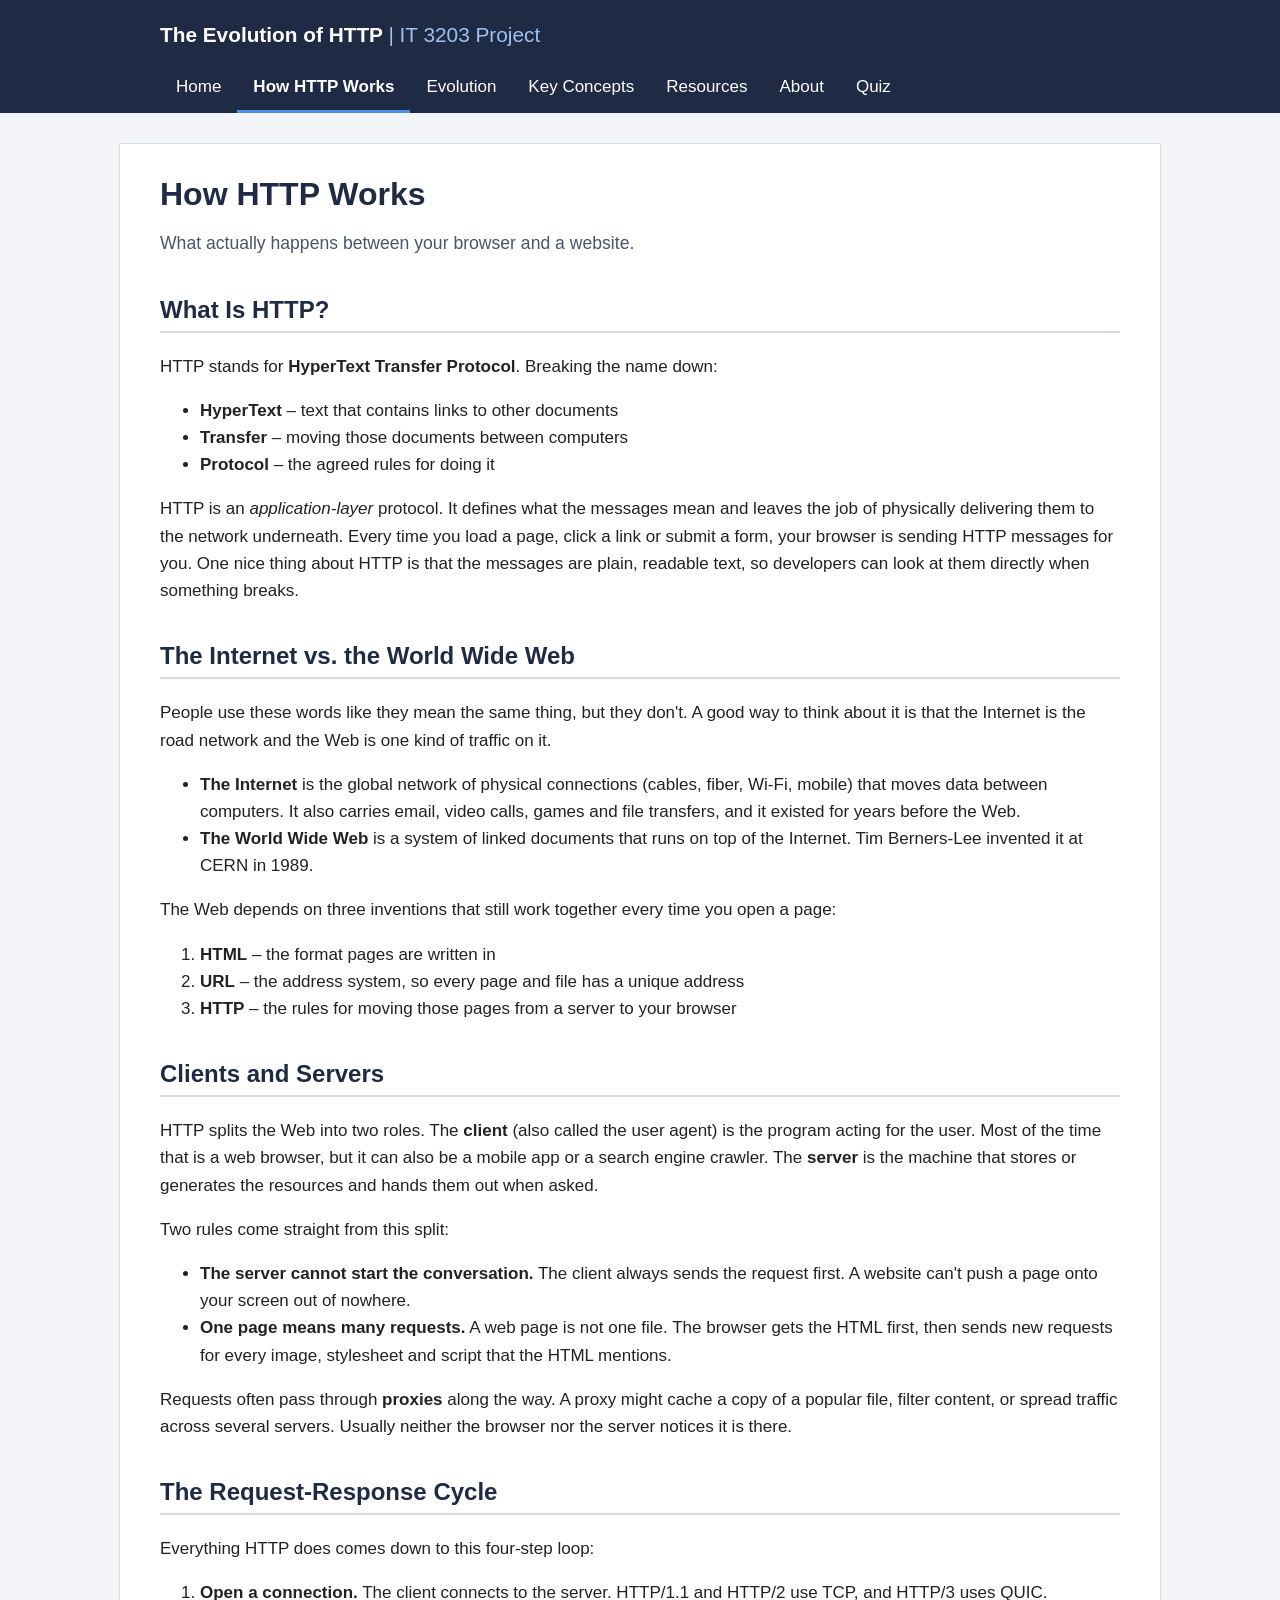
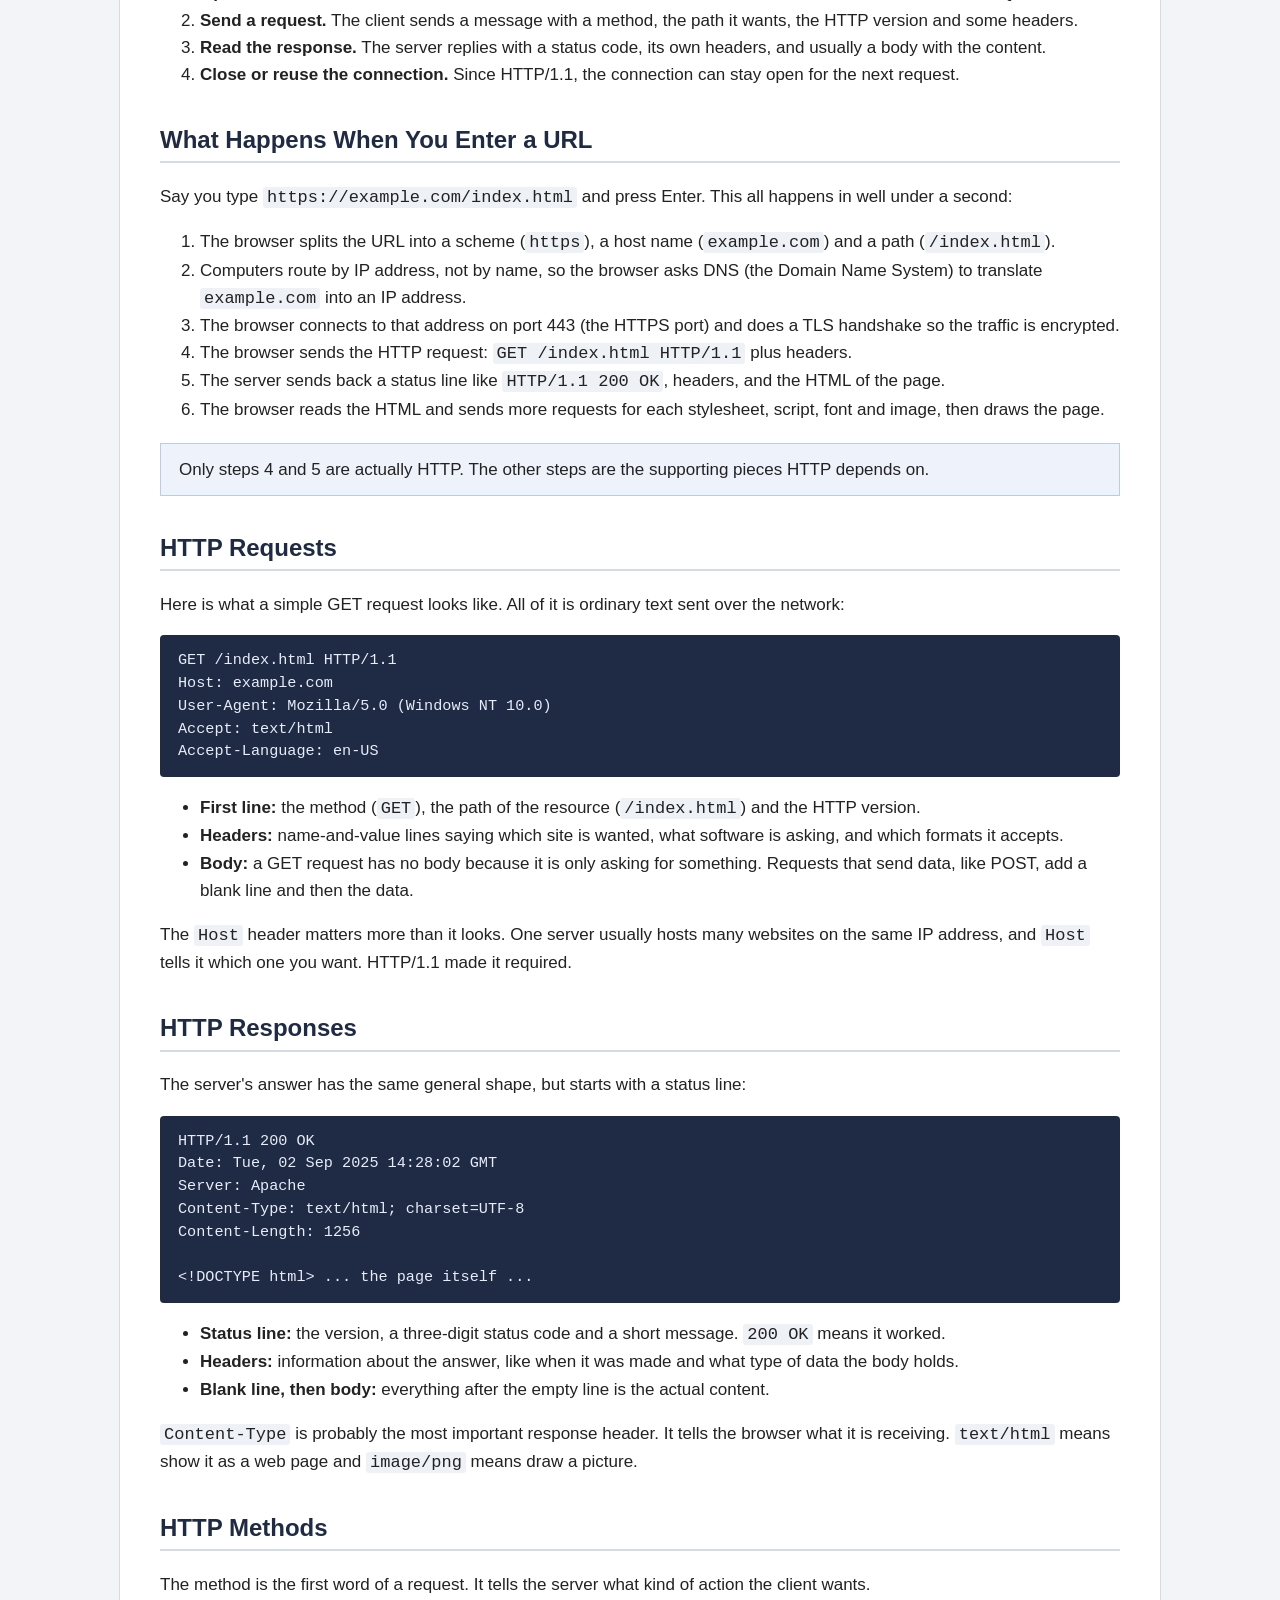
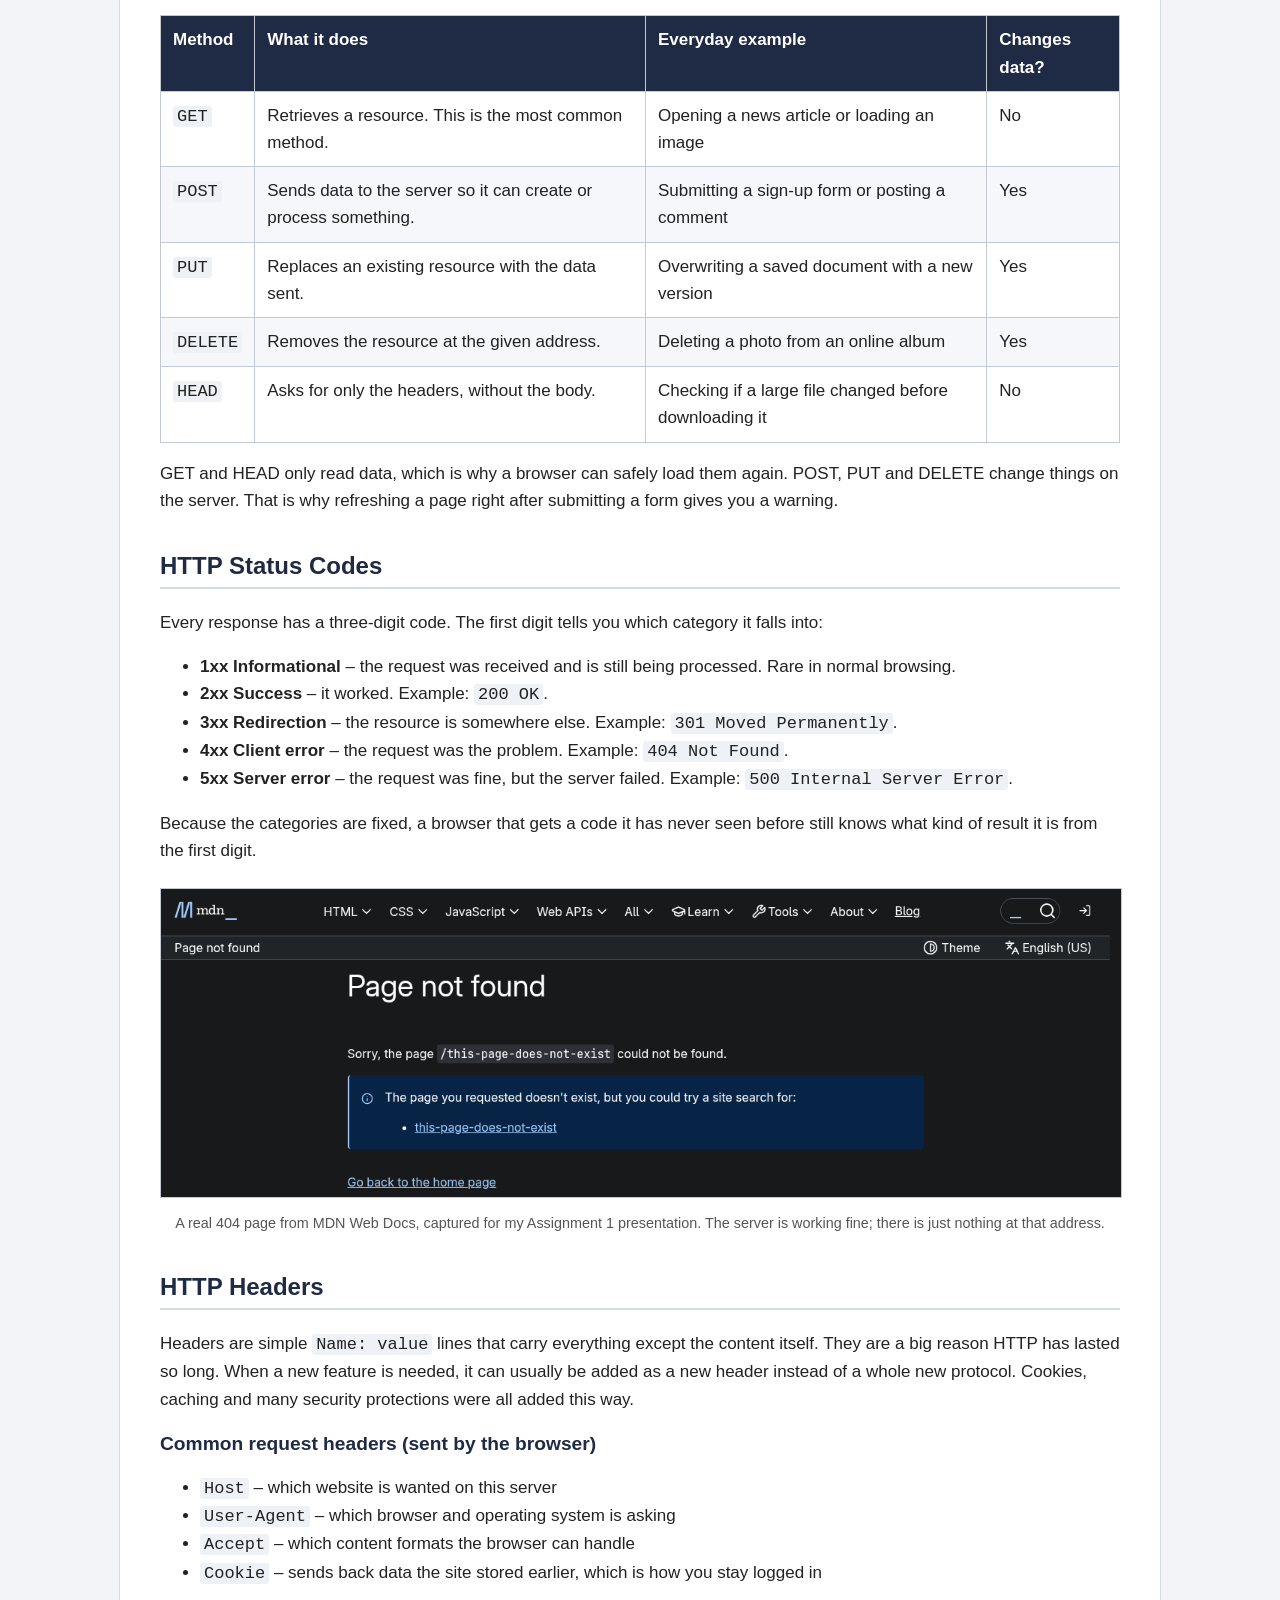
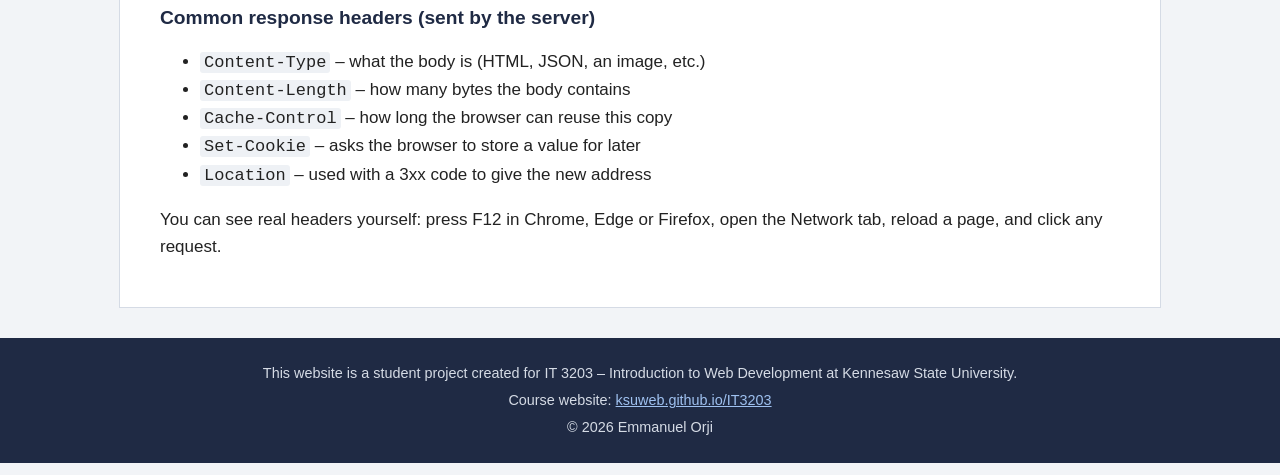
<file: how-http-works.html>
<!DOCTYPE html>
<html lang="en">
<head>
    <meta charset="UTF-8">
    <meta name="viewport" content="width=device-width, initial-scale=1.0">
    <meta name="description" content="How HTTP works: clients and servers, the request-response cycle, methods, status codes and headers.">
    <title>How HTTP Works | The Evolution of HTTP</title>
    <link rel="stylesheet" href="styles.css">
</head>
<body>

    <!-- Site header with title and main navigation -->
    <header>
        <p class="site-title">The Evolution of HTTP <span>| IT 3203 Project</span></p>

        <!-- Main navigation -->
        <nav>
            <ul>
                <li><a href="index.html">Home</a></li>
                <li><a href="how-http-works.html" class="current">How HTTP Works</a></li>
                <li><a href="evolution.html">Evolution</a></li>
                <li><a href="concepts.html">Key Concepts</a></li>
                <li><a href="resources.html">Resources</a></li>
                <li><a href="about.html">About</a></li>
                <li><a href="quiz.html">Quiz</a></li>
            </ul>
        </nav>
    </header>

    <main>

        <h1>How HTTP Works</h1>
        <p class="page-intro">What actually happens between your browser and a website.</p>

        <!-- What HTTP is -->
        <section>
            <h2>What Is HTTP?</h2>
            <p>
                HTTP stands for <strong>HyperText Transfer Protocol</strong>. Breaking the name down:
            </p>
            <ul>
                <li><strong>HyperText</strong> &ndash; text that contains links to other documents</li>
                <li><strong>Transfer</strong> &ndash; moving those documents between computers</li>
                <li><strong>Protocol</strong> &ndash; the agreed rules for doing it</li>
            </ul>
            <p>
                HTTP is an <em>application-layer</em> protocol. It defines what the messages mean
                and leaves the job of physically delivering them to the network underneath.
                Every time you load a page, click a link or submit a form, your browser is sending
                HTTP messages for you. One nice thing about HTTP is that the messages are plain,
                readable text, so developers can look at them directly when something breaks.
            </p>
        </section>

        <!-- Internet vs. Web -->
        <section>
            <h2>The Internet vs. the World Wide Web</h2>
            <p>
                People use these words like they mean the same thing, but they don't. A good way
                to think about it is that the Internet is the road network and the Web is one
                kind of traffic on it.
            </p>
            <ul>
                <li>
                    <strong>The Internet</strong> is the global network of physical connections
                    (cables, fiber, Wi-Fi, mobile) that moves data between computers. It also carries
                    email, video calls, games and file transfers, and it existed for years before the Web.
                </li>
                <li>
                    <strong>The World Wide Web</strong> is a system of linked documents that runs on top
                    of the Internet. Tim Berners-Lee invented it at CERN in 1989.
                </li>
            </ul>
            <p>The Web depends on three inventions that still work together every time you open a page:</p>
            <ol>
                <li><strong>HTML</strong> &ndash; the format pages are written in</li>
                <li><strong>URL</strong> &ndash; the address system, so every page and file has a unique address</li>
                <li><strong>HTTP</strong> &ndash; the rules for moving those pages from a server to your browser</li>
            </ol>
        </section>

        <!-- Client and server -->
        <section>
            <h2>Clients and Servers</h2>
            <p>
                HTTP splits the Web into two roles. The <strong>client</strong> (also called the
                user agent) is the program acting for the user. Most of the time that is a web
                browser, but it can also be a mobile app or a search engine crawler. The
                <strong>server</strong> is the machine that stores or generates the resources and
                hands them out when asked.
            </p>
            <p>Two rules come straight from this split:</p>
            <ul>
                <li>
                    <strong>The server cannot start the conversation.</strong> The client always sends
                    the request first. A website can't push a page onto your screen out of nowhere.
                </li>
                <li>
                    <strong>One page means many requests.</strong> A web page is not one file. The
                    browser gets the HTML first, then sends new requests for every image, stylesheet
                    and script that the HTML mentions.
                </li>
            </ul>
            <p>
                Requests often pass through <strong>proxies</strong> along the way. A proxy might
                cache a copy of a popular file, filter content, or spread traffic across several
                servers. Usually neither the browser nor the server notices it is there.
            </p>
        </section>

        <!-- Request-response cycle -->
        <section>
            <h2>The Request-Response Cycle</h2>
            <p>Everything HTTP does comes down to this four-step loop:</p>
            <ol>
                <li><strong>Open a connection.</strong> The client connects to the server. HTTP/1.1 and HTTP/2 use TCP, and HTTP/3 uses QUIC.</li>
                <li><strong>Send a request.</strong> The client sends a message with a method, the path it wants, the HTTP version and some headers.</li>
                <li><strong>Read the response.</strong> The server replies with a status code, its own headers, and usually a body with the content.</li>
                <li><strong>Close or reuse the connection.</strong> Since HTTP/1.1, the connection can stay open for the next request.</li>
            </ol>
        </section>

        <!-- What happens when you enter a URL -->
        <section>
            <h2>What Happens When You Enter a URL</h2>
            <p>Say you type <code>https://example.com/index.html</code> and press Enter. This all happens in well under a second:</p>
            <ol>
                <li>The browser splits the URL into a scheme (<code>https</code>), a host name (<code>example.com</code>) and a path (<code>/index.html</code>).</li>
                <li>Computers route by IP address, not by name, so the browser asks DNS (the Domain Name System) to translate <code>example.com</code> into an IP address.</li>
                <li>The browser connects to that address on port 443 (the HTTPS port) and does a TLS handshake so the traffic is encrypted.</li>
                <li>The browser sends the HTTP request: <code>GET /index.html HTTP/1.1</code> plus headers.</li>
                <li>The server sends back a status line like <code>HTTP/1.1 200 OK</code>, headers, and the HTML of the page.</li>
                <li>The browser reads the HTML and sends more requests for each stylesheet, script, font and image, then draws the page.</li>
            </ol>
            <div class="note">
                <p>Only steps 4 and 5 are actually HTTP. The other steps are the supporting pieces HTTP depends on.</p>
            </div>
        </section>

        <!-- HTTP requests -->
        <section>
            <h2>HTTP Requests</h2>
            <p>Here is what a simple GET request looks like. All of it is ordinary text sent over the network:</p>

<pre><code>GET /index.html HTTP/1.1
Host: example.com
User-Agent: Mozilla/5.0 (Windows NT 10.0)
Accept: text/html
Accept-Language: en-US</code></pre>

            <ul>
                <li><strong>First line:</strong> the method (<code>GET</code>), the path of the resource (<code>/index.html</code>) and the HTTP version.</li>
                <li><strong>Headers:</strong> name-and-value lines saying which site is wanted, what software is asking, and which formats it accepts.</li>
                <li><strong>Body:</strong> a GET request has no body because it is only asking for something. Requests that send data, like POST, add a blank line and then the data.</li>
            </ul>
            <p>
                The <code>Host</code> header matters more than it looks. One server usually hosts
                many websites on the same IP address, and <code>Host</code> tells it which one you
                want. HTTP/1.1 made it required.
            </p>
        </section>

        <!-- HTTP responses -->
        <section>
            <h2>HTTP Responses</h2>
            <p>The server's answer has the same general shape, but starts with a status line:</p>

<pre><code>HTTP/1.1 200 OK
Date: Tue, 02 Sep 2025 14:28:02 GMT
Server: Apache
Content-Type: text/html; charset=UTF-8
Content-Length: 1256

&lt;!DOCTYPE html&gt; ... the page itself ...</code></pre>

            <ul>
                <li><strong>Status line:</strong> the version, a three-digit status code and a short message. <code>200 OK</code> means it worked.</li>
                <li><strong>Headers:</strong> information about the answer, like when it was made and what type of data the body holds.</li>
                <li><strong>Blank line, then body:</strong> everything after the empty line is the actual content.</li>
            </ul>
            <p>
                <code>Content-Type</code> is probably the most important response header. It tells the
                browser what it is receiving. <code>text/html</code> means show it as a web page and
                <code>image/png</code> means draw a picture.
            </p>
        </section>

        <!-- HTTP methods -->
        <section>
            <h2>HTTP Methods</h2>
            <p>The method is the first word of a request. It tells the server what kind of action the client wants.</p>

            <!-- Table of common HTTP methods -->
            <table>
                <thead>
                    <tr>
                        <th>Method</th>
                        <th>What it does</th>
                        <th>Everyday example</th>
                        <th>Changes data?</th>
                    </tr>
                </thead>
                <tbody>
                    <tr>
                        <td><code>GET</code></td>
                        <td>Retrieves a resource. This is the most common method.</td>
                        <td>Opening a news article or loading an image</td>
                        <td>No</td>
                    </tr>
                    <tr>
                        <td><code>POST</code></td>
                        <td>Sends data to the server so it can create or process something.</td>
                        <td>Submitting a sign-up form or posting a comment</td>
                        <td>Yes</td>
                    </tr>
                    <tr>
                        <td><code>PUT</code></td>
                        <td>Replaces an existing resource with the data sent.</td>
                        <td>Overwriting a saved document with a new version</td>
                        <td>Yes</td>
                    </tr>
                    <tr>
                        <td><code>DELETE</code></td>
                        <td>Removes the resource at the given address.</td>
                        <td>Deleting a photo from an online album</td>
                        <td>Yes</td>
                    </tr>
                    <tr>
                        <td><code>HEAD</code></td>
                        <td>Asks for only the headers, without the body.</td>
                        <td>Checking if a large file changed before downloading it</td>
                        <td>No</td>
                    </tr>
                </tbody>
            </table>
            <p>
                GET and HEAD only read data, which is why a browser can safely load them again.
                POST, PUT and DELETE change things on the server. That is why refreshing a page right
                after submitting a form gives you a warning.
            </p>
        </section>

        <!-- HTTP status codes -->
        <section>
            <h2>HTTP Status Codes</h2>
            <p>Every response has a three-digit code. The first digit tells you which category it falls into:</p>
            <ul>
                <li><strong>1xx Informational</strong> &ndash; the request was received and is still being processed. Rare in normal browsing.</li>
                <li><strong>2xx Success</strong> &ndash; it worked. Example: <code>200 OK</code>.</li>
                <li><strong>3xx Redirection</strong> &ndash; the resource is somewhere else. Example: <code>301 Moved Permanently</code>.</li>
                <li><strong>4xx Client error</strong> &ndash; the request was the problem. Example: <code>404 Not Found</code>.</li>
                <li><strong>5xx Server error</strong> &ndash; the request was fine, but the server failed. Example: <code>500 Internal Server Error</code>.</li>
            </ul>
            <p>
                Because the categories are fixed, a browser that gets a code it has never seen before
                still knows what kind of result it is from the first digit.
            </p>

            <figure>
                <img src="images/mdn-404-page.png" alt="Screenshot of the MDN Web Docs website showing a Page not found message for the address /this-page-does-not-exist." width="1280" height="410">
                <figcaption>A real 404 page from MDN Web Docs, captured for my Assignment 1 presentation. The server is working fine; there is just nothing at that address.</figcaption>
            </figure>
        </section>

        <!-- HTTP headers -->
        <section>
            <h2>HTTP Headers</h2>
            <p>
                Headers are simple <code>Name: value</code> lines that carry everything except the
                content itself. They are a big reason HTTP has lasted so long. When a new feature is
                needed, it can usually be added as a new header instead of a whole new protocol.
                Cookies, caching and many security protections were all added this way.
            </p>
            <h3>Common request headers (sent by the browser)</h3>
            <ul>
                <li><code>Host</code> &ndash; which website is wanted on this server</li>
                <li><code>User-Agent</code> &ndash; which browser and operating system is asking</li>
                <li><code>Accept</code> &ndash; which content formats the browser can handle</li>
                <li><code>Cookie</code> &ndash; sends back data the site stored earlier, which is how you stay logged in</li>
            </ul>
            <h3>Common response headers (sent by the server)</h3>
            <ul>
                <li><code>Content-Type</code> &ndash; what the body is (HTML, JSON, an image, etc.)</li>
                <li><code>Content-Length</code> &ndash; how many bytes the body contains</li>
                <li><code>Cache-Control</code> &ndash; how long the browser can reuse this copy</li>
                <li><code>Set-Cookie</code> &ndash; asks the browser to store a value for later</li>
                <li><code>Location</code> &ndash; used with a 3xx code to give the new address</li>
            </ul>
            <p>
                You can see real headers yourself: press F12 in Chrome, Edge or Firefox, open the
                Network tab, reload a page, and click any request.
            </p>
        </section>

    </main>

    <!-- Footer with required class project note -->
    <footer>
        <p>This website is a student project created for IT 3203 &ndash; Introduction to Web Development at Kennesaw State University.</p>
        <p>Course website: <a href="https://ksuweb.github.io/IT3203/">ksuweb.github.io/IT3203</a></p>
        <p>&copy; 2026 Emmanuel Orji</p>
    </footer>

</body>
</html>
</file>
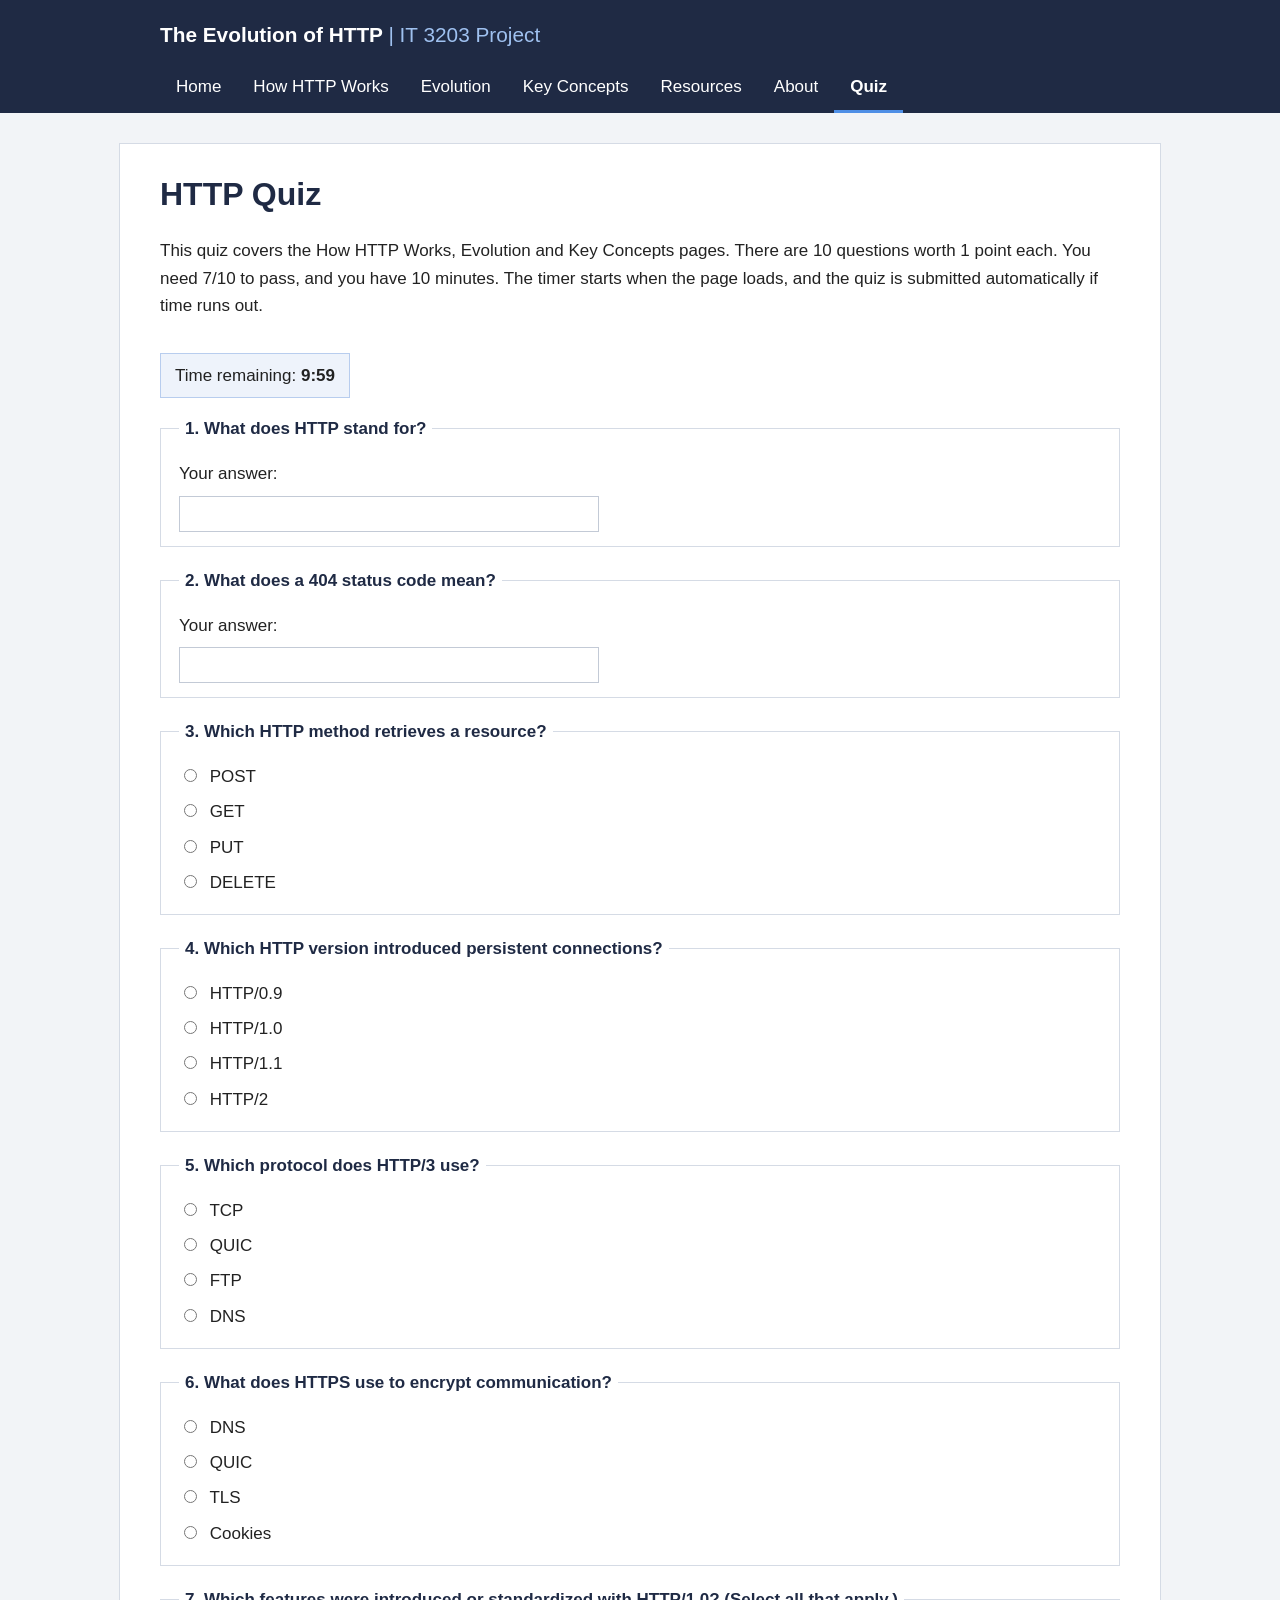
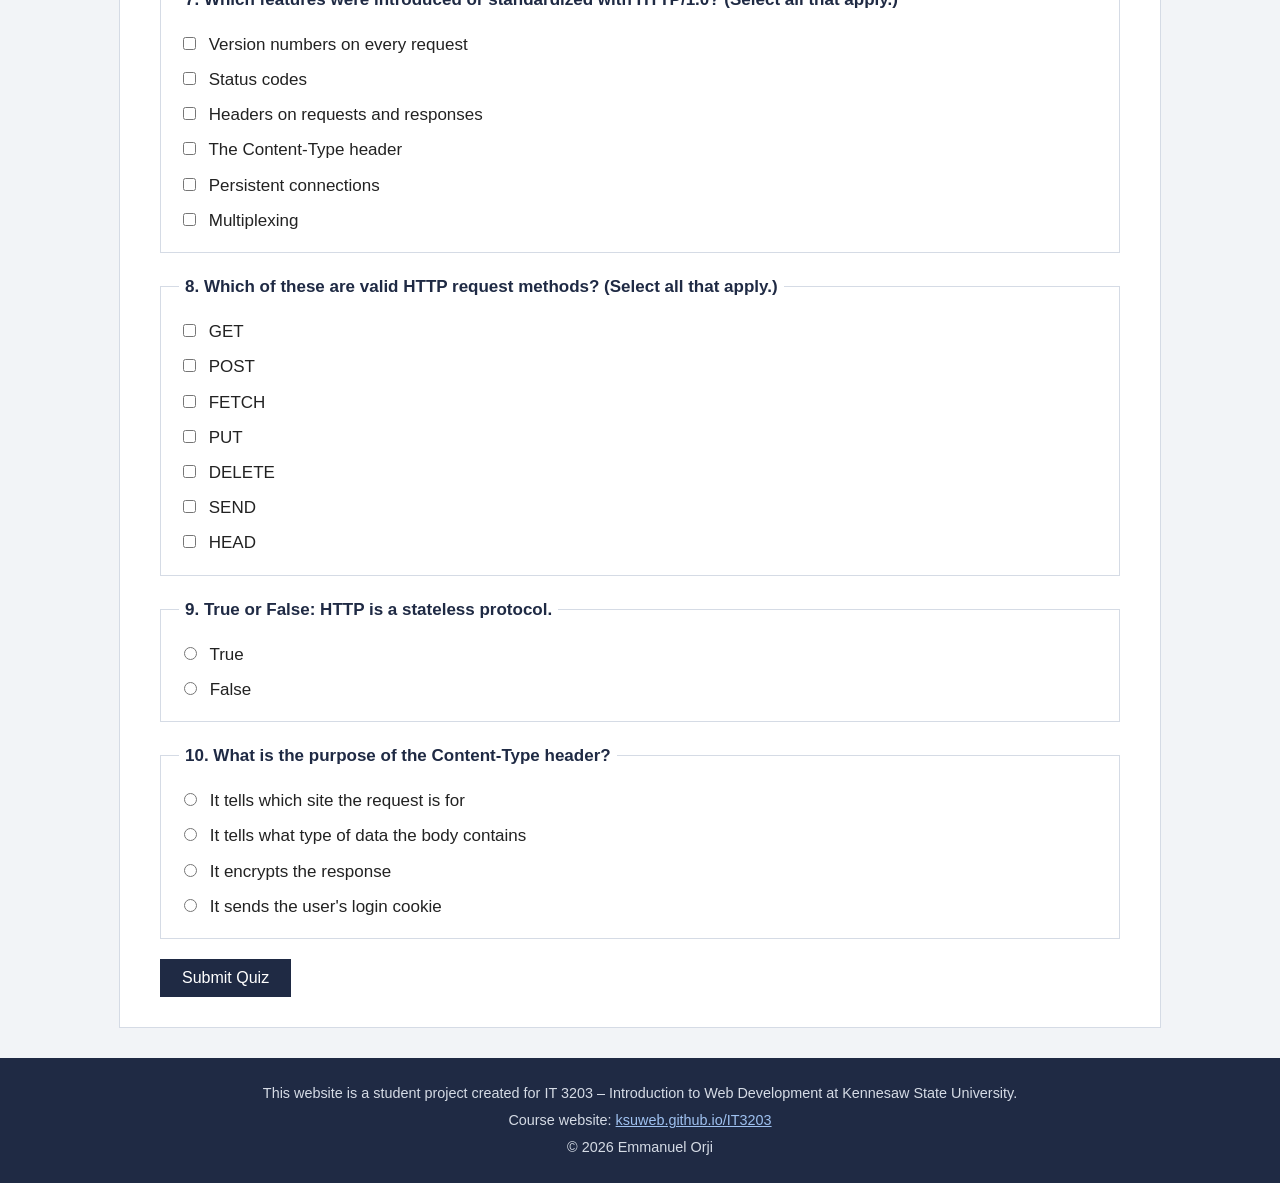
<file: quiz.html>
<!DOCTYPE html>
<html lang="en">
<head>
    <meta charset="UTF-8">
    <meta name="viewport" content="width=device-width, initial-scale=1.0">
    <meta name="description" content="A 10-question quiz on HTTP based on the IT 3203 Evolution of HTTP project.">
    <title>Quiz | The Evolution of HTTP</title>
    <link rel="stylesheet" href="styles.css">
</head>
<body>

    <!-- Site header with title and main navigation -->
    <header>
        <p class="site-title">The Evolution of HTTP <span>| IT 3203 Project</span></p>

        <!-- Main navigation -->
        <nav>
            <ul>
                <li><a href="index.html">Home</a></li>
                <li><a href="how-http-works.html">How HTTP Works</a></li>
                <li><a href="evolution.html">Evolution</a></li>
                <li><a href="concepts.html">Key Concepts</a></li>
                <li><a href="resources.html">Resources</a></li>
                <li><a href="about.html">About</a></li>
                <li><a href="quiz.html" class="current">Quiz</a></li>
            </ul>
        </nav>
    </header>

    <main>

        <h1>HTTP Quiz</h1>

        <p>
            This quiz covers the How HTTP Works, Evolution and Key Concepts pages.
            There are 10 questions worth 1 point each. You need 7/10 to pass,
            and you have 10 minutes. The timer starts when the page loads, and the quiz
            is submitted automatically if time runs out.
        </p>

        <!-- Countdown timer. quiz.js updates the time every second. -->
        <p id="timer" class="quiz-timer">Time remaining: <strong id="time-left">10:00</strong></p>

        <!-- Results summary. Hidden until the quiz is submitted. -->
        <section id="results" class="quiz-results" hidden aria-live="polite">
            <h2>Your Results</h2>
            <p id="result-status" class="result-status"></p>
            <p id="result-score"></p>
            <p id="result-time"></p>
            <p id="result-note"></p>
            <p>Scroll down to see which questions you got right and wrong.</p>
            <button type="button" id="retake-btn">Retake Quiz</button>
        </section>

        <!-- autocomplete="off" stops the browser from refilling old answers after a refresh -->
        <form id="quiz-form" autocomplete="off">

            <!-- Question 1: fill in the blank -->
            <fieldset class="question">
                <legend>1. What does HTTP stand for?</legend>
                <label for="q1">Your answer:</label>
                <input type="text" id="q1" name="q1" autocomplete="off">
            </fieldset>

            <!-- Question 2: fill in the blank -->
            <fieldset class="question">
                <legend>2. What does a 404 status code mean?</legend>
                <label for="q2">Your answer:</label>
                <input type="text" id="q2" name="q2" autocomplete="off">
            </fieldset>

            <!-- Question 3: multiple choice (radio buttons = only one answer) -->
            <fieldset class="question">
                <legend>3. Which HTTP method retrieves a resource?</legend>
                <label><input type="radio" name="q3" value="POST"> POST</label>
                <label><input type="radio" name="q3" value="GET"> GET</label>
                <label><input type="radio" name="q3" value="PUT"> PUT</label>
                <label><input type="radio" name="q3" value="DELETE"> DELETE</label>
            </fieldset>

            <!-- Question 4: multiple choice -->
            <fieldset class="question">
                <legend>4. Which HTTP version introduced persistent connections?</legend>
                <label><input type="radio" name="q4" value="HTTP/0.9"> HTTP/0.9</label>
                <label><input type="radio" name="q4" value="HTTP/1.0"> HTTP/1.0</label>
                <label><input type="radio" name="q4" value="HTTP/1.1"> HTTP/1.1</label>
                <label><input type="radio" name="q4" value="HTTP/2"> HTTP/2</label>
            </fieldset>

            <!-- Question 5: multiple choice -->
            <fieldset class="question">
                <legend>5. Which protocol does HTTP/3 use?</legend>
                <label><input type="radio" name="q5" value="TCP"> TCP</label>
                <label><input type="radio" name="q5" value="QUIC"> QUIC</label>
                <label><input type="radio" name="q5" value="FTP"> FTP</label>
                <label><input type="radio" name="q5" value="DNS"> DNS</label>
            </fieldset>

            <!-- Question 6: multiple choice -->
            <fieldset class="question">
                <legend>6. What does HTTPS use to encrypt communication?</legend>
                <label><input type="radio" name="q6" value="DNS"> DNS</label>
                <label><input type="radio" name="q6" value="QUIC"> QUIC</label>
                <label><input type="radio" name="q6" value="TLS"> TLS</label>
                <label><input type="radio" name="q6" value="Cookies"> Cookies</label>
            </fieldset>

            <!-- Question 7: multiple selection (checkboxes = can pick more than one) -->
            <fieldset class="question">
                <legend>7. Which features were introduced or standardized with HTTP/1.0? (Select all that apply.)</legend>
                <label><input type="checkbox" name="q7" value="Version numbers"> Version numbers on every request</label>
                <label><input type="checkbox" name="q7" value="Status codes"> Status codes</label>
                <label><input type="checkbox" name="q7" value="Headers"> Headers on requests and responses</label>
                <label><input type="checkbox" name="q7" value="Content-Type"> The Content-Type header</label>
                <label><input type="checkbox" name="q7" value="Persistent connections"> Persistent connections</label>
                <label><input type="checkbox" name="q7" value="Multiplexing"> Multiplexing</label>
            </fieldset>

            <!-- Question 8: multiple selection -->
            <fieldset class="question">
                <legend>8. Which of these are valid HTTP request methods? (Select all that apply.)</legend>
                <label><input type="checkbox" name="q8" value="GET"> GET</label>
                <label><input type="checkbox" name="q8" value="POST"> POST</label>
                <label><input type="checkbox" name="q8" value="FETCH"> FETCH</label>
                <label><input type="checkbox" name="q8" value="PUT"> PUT</label>
                <label><input type="checkbox" name="q8" value="DELETE"> DELETE</label>
                <label><input type="checkbox" name="q8" value="SEND"> SEND</label>
                <label><input type="checkbox" name="q8" value="HEAD"> HEAD</label>
            </fieldset>

            <!-- Question 9: true/false using radio buttons -->
            <fieldset class="question">
                <legend>9. True or False: HTTP is a stateless protocol.</legend>
                <label><input type="radio" name="q9" value="True"> True</label>
                <label><input type="radio" name="q9" value="False"> False</label>
            </fieldset>

            <!-- Question 10: multiple choice -->
            <fieldset class="question">
                <legend>10. What is the purpose of the Content-Type header?</legend>
                <label><input type="radio" name="q10" value="It tells which site the request is for"> It tells which site the request is for</label>
                <label><input type="radio" name="q10" value="It tells what type of data the body contains"> It tells what type of data the body contains</label>
                <label><input type="radio" name="q10" value="It encrypts the response"> It encrypts the response</label>
                <label><input type="radio" name="q10" value="It sends the user's login cookie"> It sends the user's login cookie</label>
            </fieldset>

            <button type="submit" id="submit-btn">Submit Quiz</button>

        </form>

    </main>

    <!-- Footer with required class project note -->
    <footer>
        <p>This website is a student project created for IT 3203 &ndash; Introduction to Web Development at Kennesaw State University.</p>
        <p>Course website: <a href="https://ksuweb.github.io/IT3203/">ksuweb.github.io/IT3203</a></p>
        <p>&copy; 2026 Emmanuel Orji</p>
    </footer>

    <!-- Quiz timer and grading -->
    <script src="quiz.js"></script>

</body>
</html>
</file>
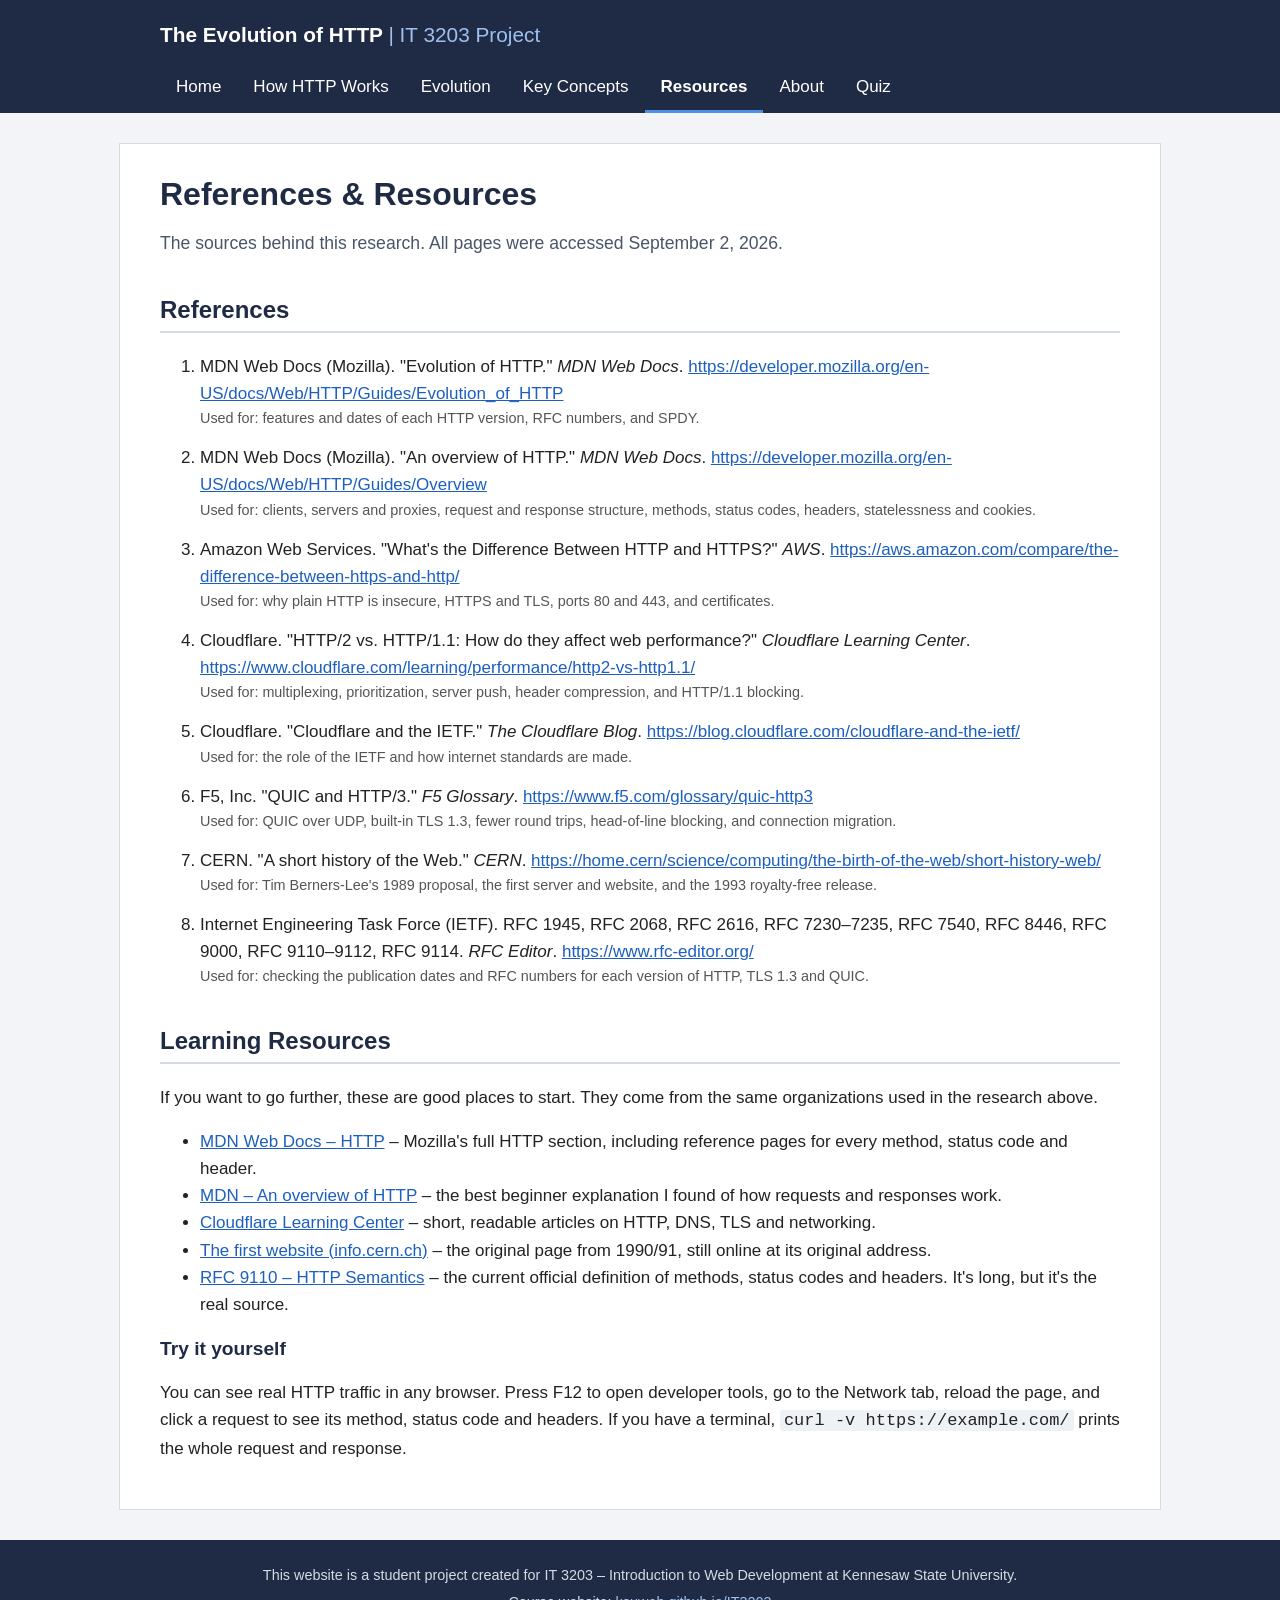
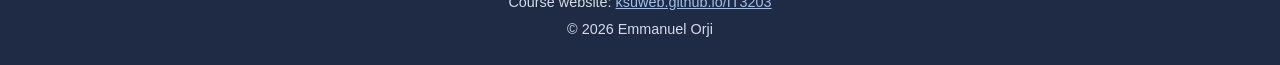
<file: resources.html>
<!DOCTYPE html>
<html lang="en">
<head>
    <meta charset="UTF-8">
    <meta name="viewport" content="width=device-width, initial-scale=1.0">
    <meta name="description" content="References and learning resources used for the Evolution of HTTP project.">
    <title>References &amp; Resources | The Evolution of HTTP</title>
    <link rel="stylesheet" href="styles.css">
</head>
<body>

    <!-- Site header with title and main navigation -->
    <header>
        <p class="site-title">The Evolution of HTTP <span>| IT 3203 Project</span></p>

        <!-- Main navigation -->
        <nav>
            <ul>
                <li><a href="index.html">Home</a></li>
                <li><a href="how-http-works.html">How HTTP Works</a></li>
                <li><a href="evolution.html">Evolution</a></li>
                <li><a href="concepts.html">Key Concepts</a></li>
                <li><a href="resources.html" class="current">Resources</a></li>
                <li><a href="about.html">About</a></li>
                <li><a href="quiz.html">Quiz</a></li>
            </ul>
        </nav>
    </header>

    <main>

        <h1>References &amp; Resources</h1>
        <p class="page-intro">The sources behind this research. All pages were accessed September 2, 2026.</p>

        <!-- Reference list from the Assignment 1 presentation -->
        <section>
            <h2>References</h2>
            <ol class="reference-list">
                <li>
                    MDN Web Docs (Mozilla). "Evolution of HTTP." <em>MDN Web Docs</em>.
                    <a href="https://developer.mozilla.org/en-US/docs/Web/HTTP/Guides/Evolution_of_HTTP">https://developer.mozilla.org/en-US/docs/Web/HTTP/Guides/Evolution_of_HTTP</a>
                    <span class="used-for">Used for: features and dates of each HTTP version, RFC numbers, and SPDY.</span>
                </li>
                <li>
                    MDN Web Docs (Mozilla). "An overview of HTTP." <em>MDN Web Docs</em>.
                    <a href="https://developer.mozilla.org/en-US/docs/Web/HTTP/Guides/Overview">https://developer.mozilla.org/en-US/docs/Web/HTTP/Guides/Overview</a>
                    <span class="used-for">Used for: clients, servers and proxies, request and response structure, methods, status codes, headers, statelessness and cookies.</span>
                </li>
                <li>
                    Amazon Web Services. "What's the Difference Between HTTP and HTTPS?" <em>AWS</em>.
                    <a href="https://aws.amazon.com/compare/the-difference-between-https-and-http/">https://aws.amazon.com/compare/the-difference-between-https-and-http/</a>
                    <span class="used-for">Used for: why plain HTTP is insecure, HTTPS and TLS, ports 80 and 443, and certificates.</span>
                </li>
                <li>
                    Cloudflare. "HTTP/2 vs. HTTP/1.1: How do they affect web performance?" <em>Cloudflare Learning Center</em>.
                    <a href="https://www.cloudflare.com/learning/performance/http2-vs-http1.1/">https://www.cloudflare.com/learning/performance/http2-vs-http1.1/</a>
                    <span class="used-for">Used for: multiplexing, prioritization, server push, header compression, and HTTP/1.1 blocking.</span>
                </li>
                <li>
                    Cloudflare. "Cloudflare and the IETF." <em>The Cloudflare Blog</em>.
                    <a href="https://blog.cloudflare.com/cloudflare-and-the-ietf/">https://blog.cloudflare.com/cloudflare-and-the-ietf/</a>
                    <span class="used-for">Used for: the role of the IETF and how internet standards are made.</span>
                </li>
                <li>
                    F5, Inc. "QUIC and HTTP/3." <em>F5 Glossary</em>.
                    <a href="https://www.f5.com/glossary/quic-http3">https://www.f5.com/glossary/quic-http3</a>
                    <span class="used-for">Used for: QUIC over UDP, built-in TLS 1.3, fewer round trips, head-of-line blocking, and connection migration.</span>
                </li>
                <li>
                    CERN. "A short history of the Web." <em>CERN</em>.
                    <a href="https://home.cern/science/computing/the-birth-of-the-web/short-history-web/">https://home.cern/science/computing/the-birth-of-the-web/short-history-web/</a>
                    <span class="used-for">Used for: Tim Berners-Lee's 1989 proposal, the first server and website, and the 1993 royalty-free release.</span>
                </li>
                <li>
                    Internet Engineering Task Force (IETF). RFC 1945, RFC 2068, RFC 2616, RFC 7230&ndash;7235, RFC 7540, RFC 8446, RFC 9000, RFC 9110&ndash;9112, RFC 9114. <em>RFC Editor</em>.
                    <a href="https://www.rfc-editor.org/">https://www.rfc-editor.org/</a>
                    <span class="used-for">Used for: checking the publication dates and RFC numbers for each version of HTTP, TLS 1.3 and QUIC.</span>
                </li>
            </ol>
        </section>

        <!-- Learning resources for readers who want more -->
        <section>
            <h2>Learning Resources</h2>
            <p>If you want to go further, these are good places to start. They come from the same organizations used in the research above.</p>
            <ul>
                <li>
                    <a href="https://developer.mozilla.org/en-US/docs/Web/HTTP">MDN Web Docs &ndash; HTTP</a>
                    &ndash; Mozilla's full HTTP section, including reference pages for every method, status code and header.
                </li>
                <li>
                    <a href="https://developer.mozilla.org/en-US/docs/Web/HTTP/Guides/Overview">MDN &ndash; An overview of HTTP</a>
                    &ndash; the best beginner explanation I found of how requests and responses work.
                </li>
                <li>
                    <a href="https://www.cloudflare.com/learning/">Cloudflare Learning Center</a>
                    &ndash; short, readable articles on HTTP, DNS, TLS and networking.
                </li>
                <li>
                    <a href="http://info.cern.ch/hypertext/WWW/TheProject.html">The first website (info.cern.ch)</a>
                    &ndash; the original page from 1990/91, still online at its original address.
                </li>
                <li>
                    <a href="https://www.rfc-editor.org/rfc/rfc9110">RFC 9110 &ndash; HTTP Semantics</a>
                    &ndash; the current official definition of methods, status codes and headers. It's long, but it's the real source.
                </li>
            </ul>

            <h3>Try it yourself</h3>
            <p>
                You can see real HTTP traffic in any browser. Press F12 to open developer tools,
                go to the Network tab, reload the page, and click a request to see its method,
                status code and headers. If you have a terminal, <code>curl -v https://example.com/</code>
                prints the whole request and response.
            </p>
        </section>

    </main>

    <!-- Footer with required class project note -->
    <footer>
        <p>This website is a student project created for IT 3203 &ndash; Introduction to Web Development at Kennesaw State University.</p>
        <p>Course website: <a href="https://ksuweb.github.io/IT3203/">ksuweb.github.io/IT3203</a></p>
        <p>&copy; 2026 Emmanuel Orji</p>
    </footer>

</body>
</html>
</file>
<file: styles.css>
/*
   styles.css
   The Evolution of HTTP - IT 3203 Project Milestone #1
   One stylesheet shared by every page on the site.
*/

/* ---------- Basic page setup (element selectors) ---------- */

body {
    margin: 0;
    background-color: #f2f4f7;
    color: #222222;
    font-family: Arial, Helvetica, sans-serif;
    font-size: 17px;
    line-height: 1.6;
}

h1,
h2,
h3 {
    color: #1f2a44;
    line-height: 1.3;
}

h1 {
    font-size: 2rem;
    margin-top: 0;
}

h2 {
    font-size: 1.5rem;
    margin-top: 36px;
    padding-bottom: 6px;
    border-bottom: 2px solid #d5dbe5;
}

h3 {
    font-size: 1.2rem;
    margin-bottom: 6px;
}

a {
    color: #1d5fbf;
}

a:hover {
    color: #0f3a78;
    text-decoration: none;
}

img {
    max-width: 100%;
    height: auto;
}

/* ---------- Header and site title ---------- */

header {
    background-color: #1f2a44;
    color: #ffffff;
    padding: 18px 20px 0 20px;
}

/* Small site name shown above the navigation on every page */
.site-title {
    margin: 0 auto;
    max-width: 960px;
    font-size: 1.3rem;
    font-weight: bold;
}

.site-title span {
    color: #9fc1f0;
    font-weight: normal;
}

/* ---------- Navigation styles ---------- */

/* Flexbox puts the links in a row and lets them wrap on small screens */
nav ul {
    display: flex;
    flex-wrap: wrap;
    list-style: none;
    margin: 12px auto 0 auto;
    padding: 0;
    max-width: 960px;
}

nav a {
    display: block;
    padding: 10px 16px;
    color: #ffffff;
    text-decoration: none;
    border-bottom: 3px solid transparent;
}

/* Hover effect for the menu links */
nav a:hover {
    color: #ffffff;
    background-color: #2d3c5e;
    border-bottom: 3px solid #9fc1f0;
}

/* Highlights the page the visitor is currently on */
nav a.current {
    border-bottom: 3px solid #4f8fe6;
    font-weight: bold;
}

/* ---------- Main content area ---------- */

main {
    max-width: 960px;
    margin: 30px auto;
    padding: 30px 40px;
    background-color: #ffffff;
    border: 1px solid #d5dbe5;
}

/* Short gray line under each page title */
.page-intro {
    font-size: 1.1rem;
    color: #4a5568;
    margin-top: -8px;
}

/* ---------- Home page ---------- */

#cover {
    text-align: center;
    padding-bottom: 20px;
    border-bottom: 1px solid #d5dbe5;
}

#cover h1 {
    font-size: 2.5rem;
    margin-bottom: 0;
}

#cover .subtitle {
    font-size: 1.3rem;
    color: #1d5fbf;
    margin-top: 4px;
}

/* HTTP version progression shown as a row of boxes */
.version-row {
    display: flex;
    flex-wrap: wrap;
    align-items: center;
    gap: 8px;
    padding: 0;
    list-style: none;
}

.version-row li {
    padding: 6px 14px;
    background-color: #eef3fb;
    border: 1px solid #1d5fbf;
    border-radius: 4px;
    font-weight: bold;
    color: #1f2a44;
}

.version-row .arrow {
    padding: 0;
    background-color: transparent;
    border: none;
    color: #888888;
}

/* Key terms use a simple two-column CSS Grid */
.terms {
    display: grid;
    grid-template-columns: 1fr 1fr;
    gap: 14px 30px;
}

.terms dt {
    font-weight: bold;
    color: #1f2a44;
}

.terms dd {
    margin: 0;
}

/* Table of contents list on the home page */
.toc li {
    margin-bottom: 6px;
}

/* ---------- Images and captions ---------- */

figure {
    margin: 24px 0;
    text-align: center;
}

figure img {
    border: 1px solid #c3cad6;
}

figcaption {
    font-size: 0.9rem;
    color: #555555;
    margin-top: 6px;
}

/* ---------- Tables ---------- */

table {
    width: 100%;
    border-collapse: collapse;
    margin: 16px 0;
}

th,
td {
    border: 1px solid #c3cad6;
    padding: 10px 12px;
    text-align: left;
    vertical-align: top;
}

th {
    background-color: #1f2a44;
    color: #ffffff;
}

/* Light stripe on every other row so the table is easier to read */
tbody tr:nth-child(even) {
    background-color: #f5f7fa;
}

/* ---------- Code examples ---------- */

pre {
    background-color: #1f2a44;
    color: #e6edf7;
    padding: 14px 18px;
    border-radius: 4px;
    overflow-x: auto;
    font-size: 0.95rem;
    line-height: 1.5;
}

code {
    font-family: "Courier New", Courier, monospace;
}

/* Inline code inside normal sentences */
p code,
li code,
td code {
    background-color: #eef1f5;
    padding: 1px 4px;
    border-radius: 3px;
}

/* ---------- Note box (used a few times, not everywhere) ---------- */

.note {
    background-color: #eef3fb;
    border: 1px solid #b8cdee;
    padding: 12px 18px;
    margin: 20px 0;
}

.note p {
    margin: 0;
}

/* ---------- Timeline layout (Evolution page) ---------- */

#timeline {
    list-style: none;
    margin: 20px 0;
    padding: 0 0 0 24px;
    border-left: 3px solid #1d5fbf;
}

#timeline li {
    position: relative;
    margin-bottom: 18px;
}

/* Small circle on the line next to each event */
#timeline li::before {
    content: "";
    position: absolute;
    left: -33px;
    top: 6px;
    width: 12px;
    height: 12px;
    background-color: #ffffff;
    border: 3px solid #1d5fbf;
    border-radius: 50%;
}

.year {
    display: block;
    font-weight: bold;
    color: #1d5fbf;
}

/* ---------- Key concepts page ---------- */

.concept {
    padding-bottom: 10px;
    border-bottom: 1px dashed #c3cad6;
}

.concept h2 {
    border-bottom: none;
}

.example {
    font-style: italic;
    color: #3d4a5c;
}

/* ---------- References page ---------- */

.reference-list li {
    margin-bottom: 14px;
}

.used-for {
    display: block;
    font-size: 0.9rem;
    color: #555555;
}

/* ---------- About page ---------- */

.about-info {
    display: flex;
    gap: 40px;
    flex-wrap: wrap;
}

.about-info section {
    flex: 1;
    min-width: 240px;
}

/* ---------- Quiz page ---------- */

/* Timer sits above the questions */
.quiz-timer {
    display: inline-block;
    padding: 8px 14px;
    background-color: #eef3fb;
    border: 1px solid #b8cdee;
}

/* Last minute: turn the timer red so it is noticed */
.quiz-timer.low-time {
    background-color: #fbeeee;
    border-color: #e0b4b4;
    color: #9b1c1c;
}

/* Each question is a fieldset with the same spacing */
.question {
    margin: 0 0 20px 0;
    padding: 14px 18px;
    border: 1px solid #d5dbe5;
}

.question legend {
    padding: 0 6px;
    font-weight: bold;
    color: #1f2a44;
}

/* One answer option per line, with room to tap on a phone */
.question label {
    display: block;
    padding: 4px 0;
    cursor: pointer;
}

.question input[type="radio"],
.question input[type="checkbox"] {
    margin-right: 8px;
}

.question input[type="text"] {
    display: block;
    width: 100%;
    max-width: 420px;
    margin-top: 4px;
    padding: 8px 10px;
    font-size: 1rem;
    border: 1px solid #c3cad6;
    box-sizing: border-box;
}

/* Clear focus ring for keyboard users */
.question input:focus-visible,
#quiz-form button:focus-visible,
#retake-btn:focus-visible {
    outline: 3px solid #4f8fe6;
    outline-offset: 2px;
}

/* Bold the option the student picked */
.question label:has(input:checked) {
    font-weight: bold;
    color: #1d5fbf;
}

/* Buttons match the dark blue header */
#submit-btn,
#retake-btn {
    padding: 10px 22px;
    font-size: 1rem;
    color: #ffffff;
    background-color: #1f2a44;
    border: none;
    cursor: pointer;
}

#submit-btn:hover,
#retake-btn:hover {
    background-color: #2d3c5e;
}

/* Subtle green/red after grading */
.question.correct {
    border-color: #9cc9a6;
    border-left: 5px solid #2f7d43;
    background-color: #f3faf4;
}

.question.incorrect {
    border-color: #e0b4b4;
    border-left: 5px solid #b03030;
    background-color: #fdf4f4;
}

.feedback {
    margin-top: 10px;
    padding-top: 8px;
    border-top: 1px dashed #c3cad6;
    font-size: 0.95rem;
}

.feedback p {
    margin: 2px 0;
}

/* Results summary box */
.quiz-results {
    margin: 20px 0 30px 0;
    padding: 4px 20px 20px 20px;
    background-color: #f5f7fa;
    border: 1px solid #d5dbe5;
}

.result-status {
    font-size: 1.6rem;
    font-weight: bold;
    margin: 8px 0;
}

.result-status.pass {
    color: #2f7d43;
}

.result-status.fail {
    color: #b03030;
}

/* ---------- Footer ---------- */

footer {
    background-color: #1f2a44;
    color: #d5dbe5;
    text-align: center;
    padding: 20px;
    font-size: 0.9rem;
}

footer p {
    margin: 4px 0;
}

footer a {
    color: #9fc1f0;
}

footer a:hover {
    color: #ffffff;
}

/* ---------- Small screens ---------- */

@media (max-width: 700px) {
    main {
        margin: 0;
        padding: 20px 16px;
        border: none;
    }

    nav a {
        padding: 8px 10px;
    }

    #cover h1 {
        font-size: 2rem;
    }

    /* Stack the key terms into one column */
    .terms {
        grid-template-columns: 1fr;
    }

    /* Smaller table text so wide tables still fit */
    table {
        font-size: 0.85rem;
    }

    th,
    td {
        padding: 6px;
    }

    /* Less padding on quiz questions so they fit narrow screens */
    .question {
        padding: 10px 12px;
    }
}
</file>
